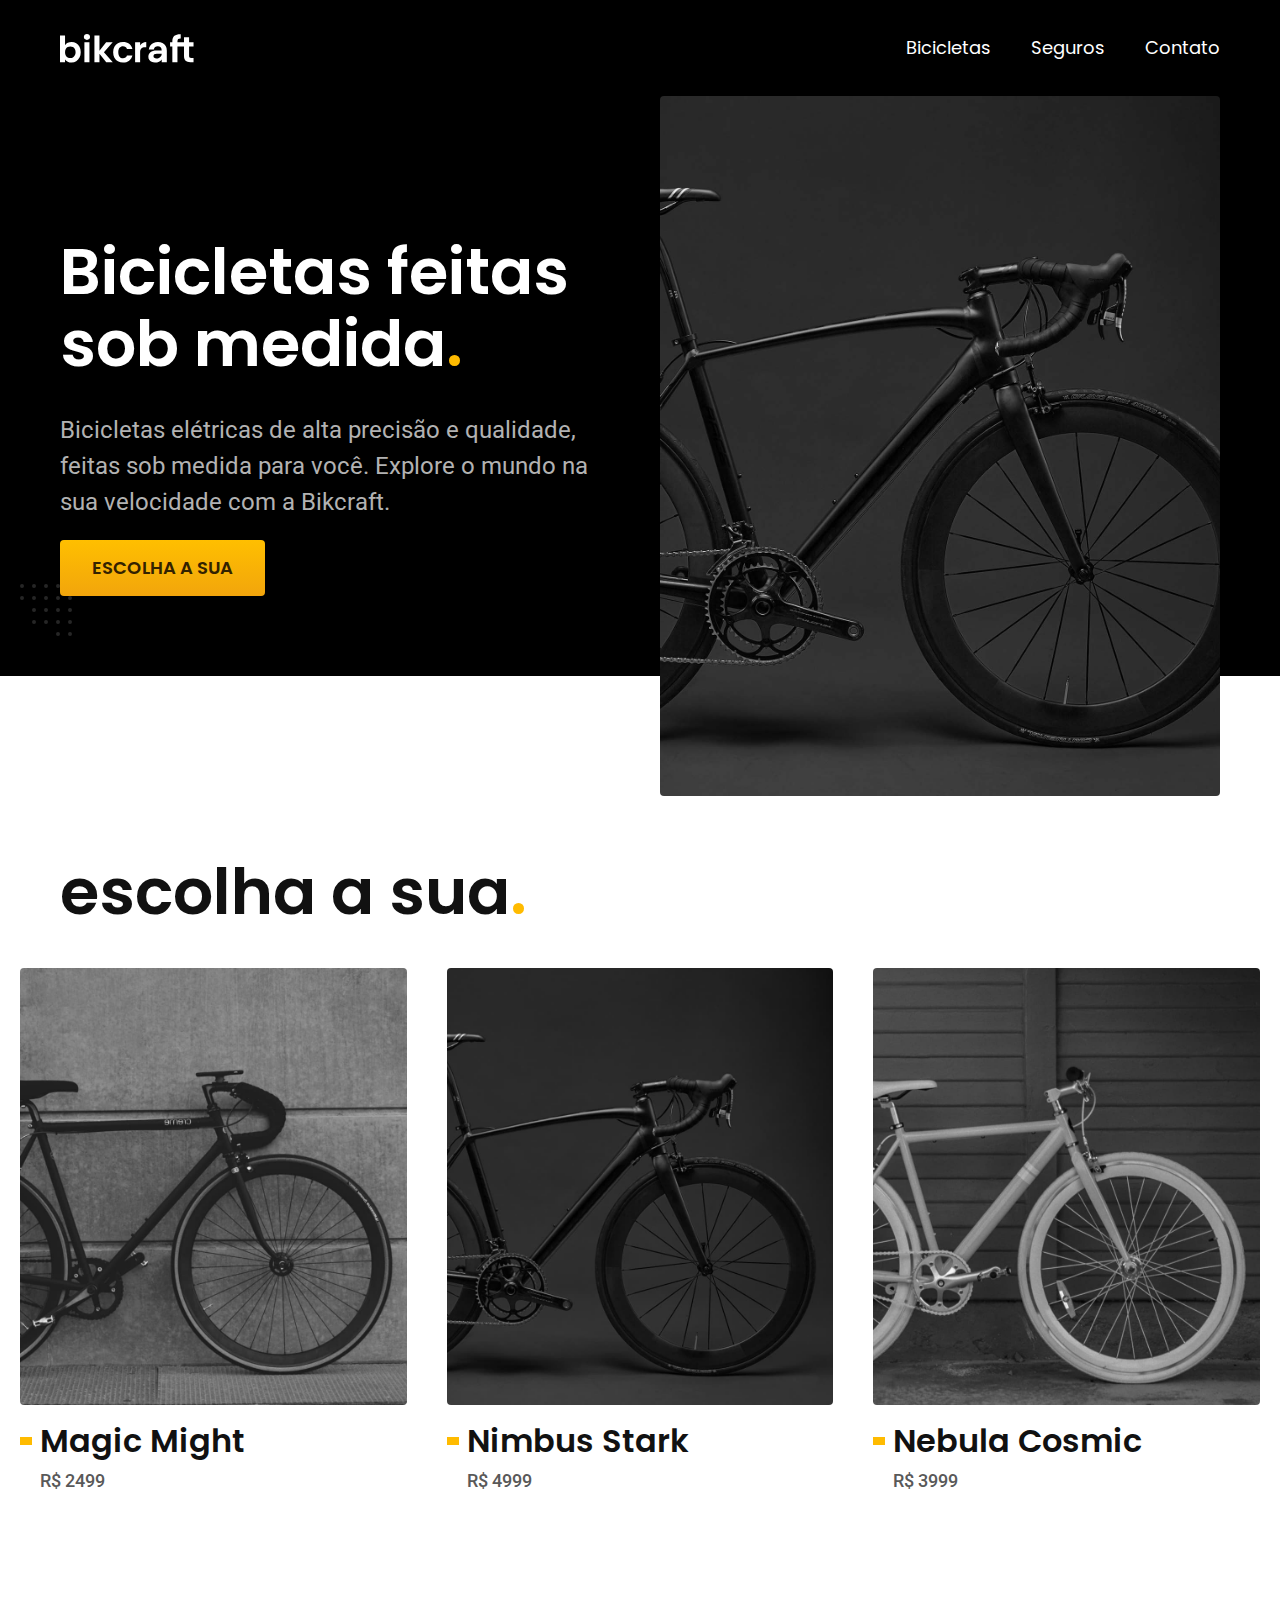
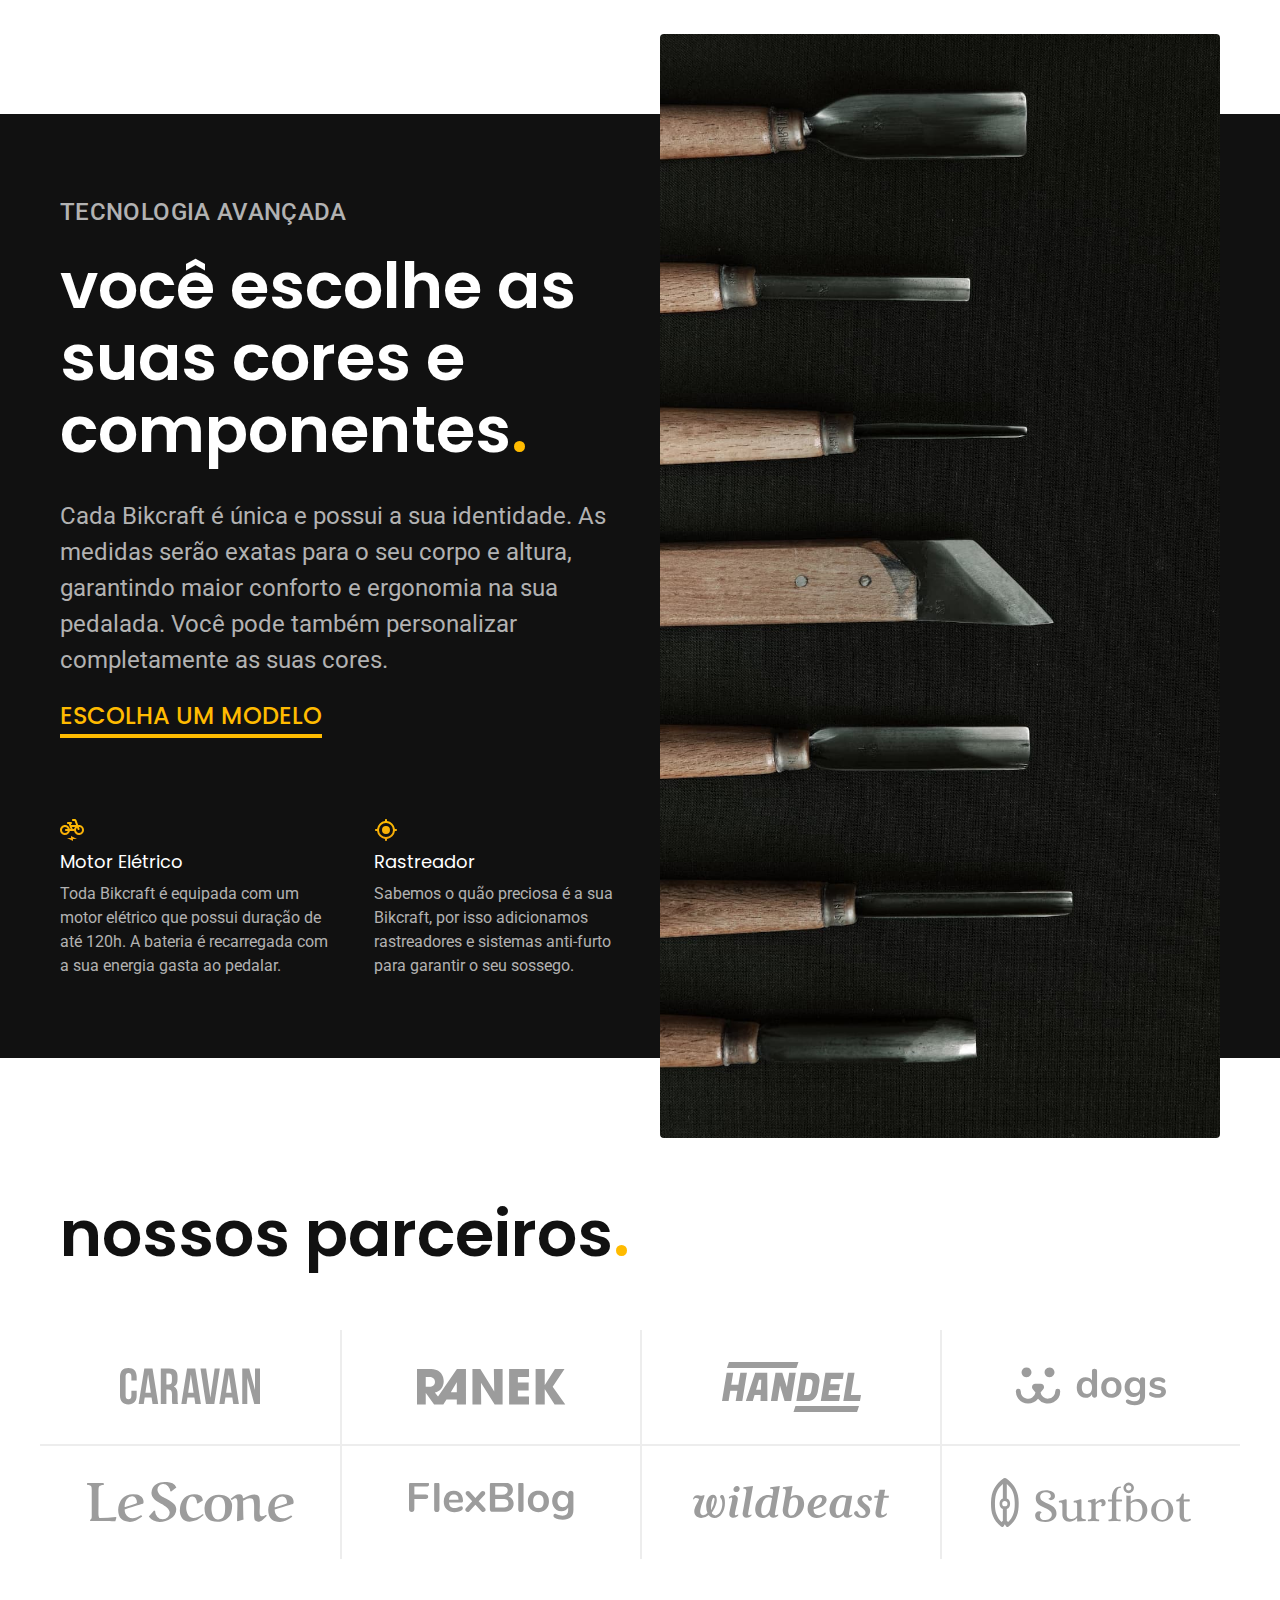
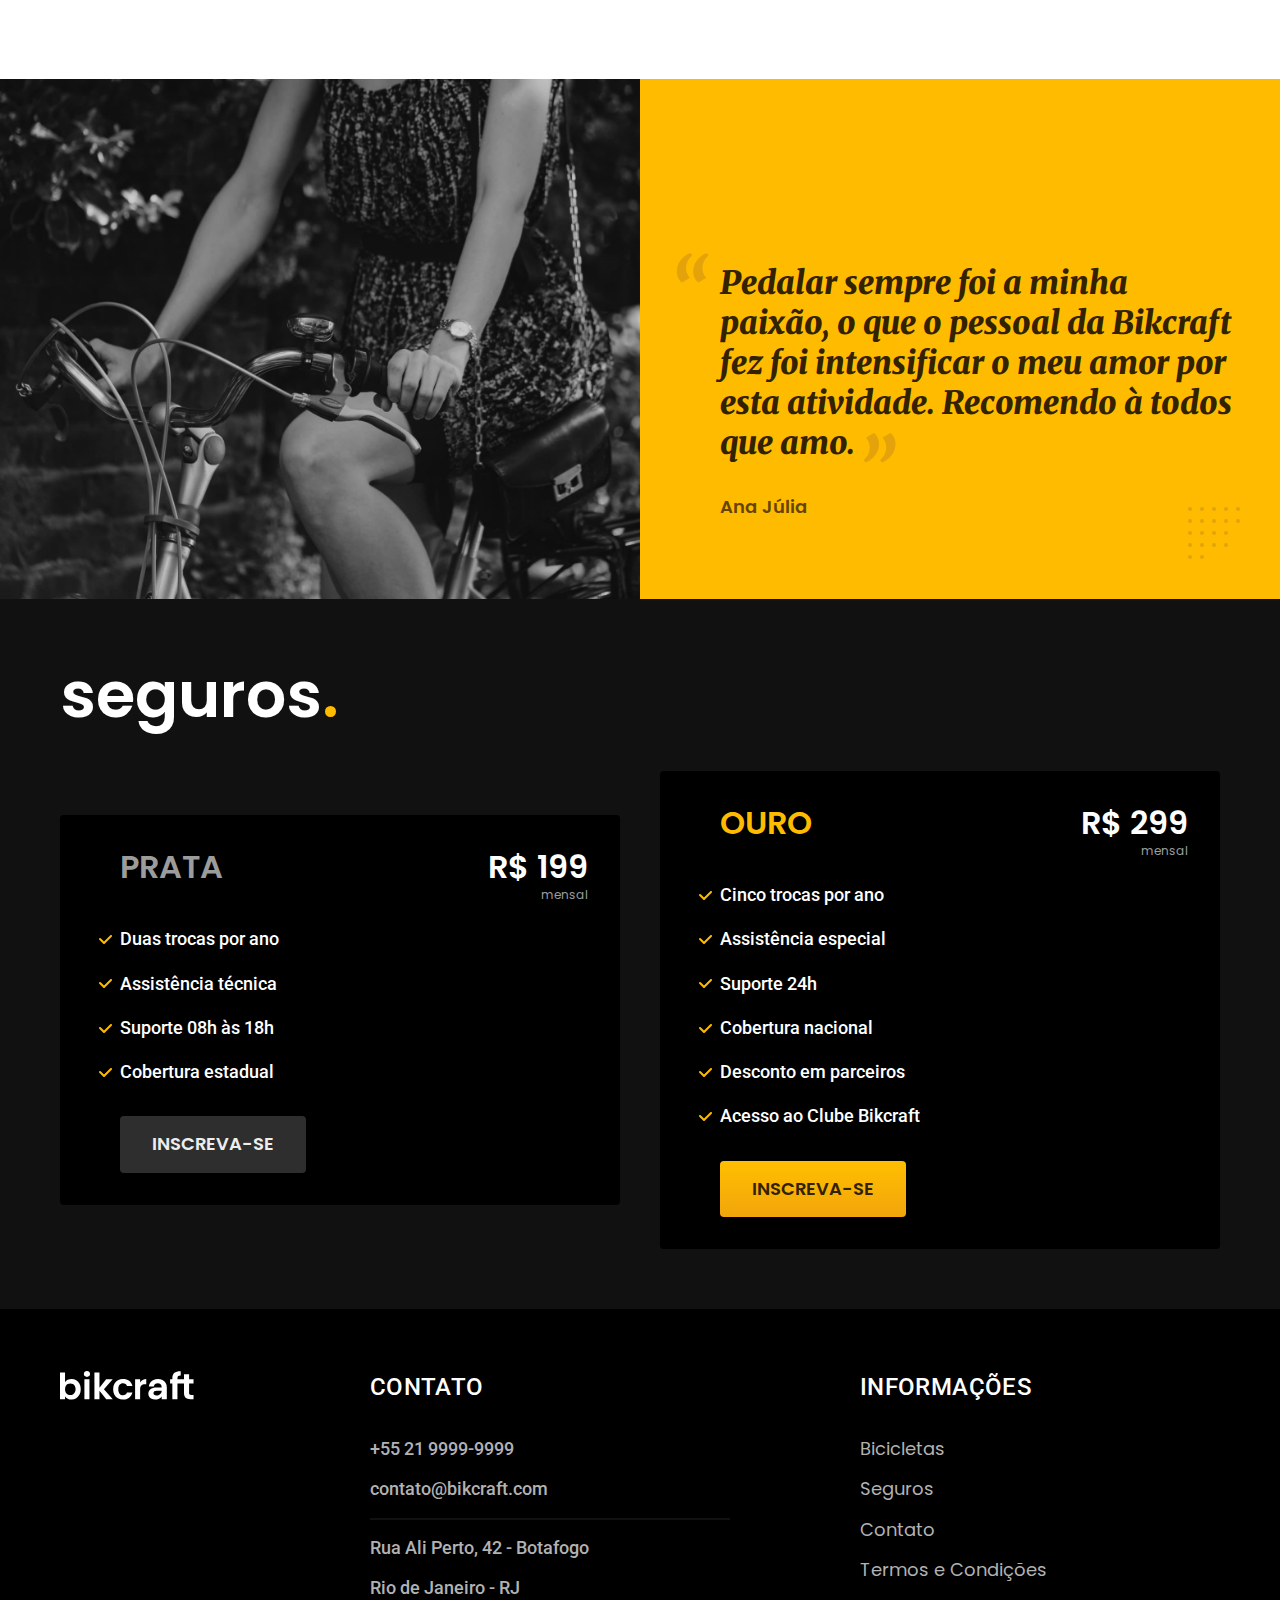
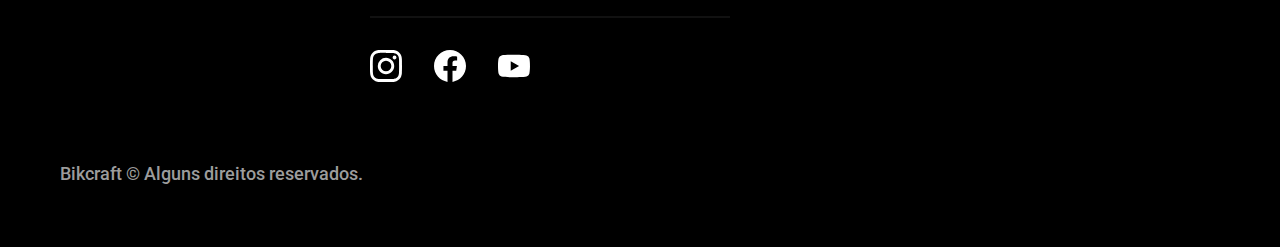
<file: index.html>
<!DOCTYPE html>

<html lang="pt-br">

<head>
  <meta charset="UTF-8">
  <meta name="viewport" content="width=device-width, initial-scale=1.0">

  <title>Bikcraft - Bicicletas Elétricas</title>
  <meta name="description" content="Bicicletas elétricas de alta precisão e qualidade, feitas sob medida para você. Explore o mundo na sua velocidade com a Bikcraft.">

  <link rel="icon" href="./favicon.svg" type="image/svg+xml">
  <link rel="preload" href="./css/style.min.css" as="style">
  <link rel="stylesheet" href="./css/style.min.css">
  <script>document.documentElement.classList.add('js');</script>

  <link rel="preconnect" href="https://fonts.googleapis.com">
  <link rel="preconnect" href="https://fonts.gstatic.com" crossorigin>
  <link href="https://fonts.googleapis.com/css2?family=Merriweather:ital,wght@1,900&family=Poppins:wght@400;600&family=Roboto:wght@400;500&display=swap" rel="stylesheet">

</head>

<body>
  <header class="header-bg">
    <div class="header container">
      <a href="./">
        <img src="./img/bikcraft.svg" width="136" height="32" alt="Bikcraft">
      </a>

      <nav aria-label="primaria">
        <ul class="header-menu font-1-m cor-0">
          <li><a href="./bicicletas.html">Bicicletas</a></li>
          <li><a href="./seguros.html">Seguros</a></li>
          <li><a href="./contato.html">Contato</a></li>
        </ul>
      </nav>
    </div>
  </header>

  <main class="introducao-bg">
    <div class="introducao container">
      <div class="introducao-conteudo">
        <h1 class="font-1-xxl cor-0 fadeInDown" data-anime="200">Bicicletas feitas sob medida<span class="cor-p1">.</span></h1>
        <p class="font-2-l cor-5 fadeInDown" data-anime="400">Bicicletas elétricas de alta precisão e qualidade, feitas sob medida para você. Explore o mundo na sua velocidade com a Bikcraft.</p>
        <a class="botao fadeInDown" data-anime="600" href="./bicicletas.html">Escolha a sua</a>
      </div>
      <picture data-anime="800" class="fadeInDown">
        <source media="(max-width: 800px)" srcset="./img/bicicletas/nimbus.jpg">
        <img src="./img/fotos/introducao.jpg" width="1280" height="1600" alt="Bicicleta elétrica preta.">
      </picture>
    </div>
  </main>
  <article class="bicicletas-lista">
    <h2 class="container font-1-xxl">escolha a sua<span class="cor-p1">.</span></h2>

    <ul>
      <li>
        <a href="./bicicletas/magic.html">
          <img src="./img/bicicletas/magic-home.jpg" width="920" height="1040" alt="Bicicleta preta">
          <h3 class="font-1-xl">Magic Might</h3>
          <span class="font-2-m cor-8">R$ 2499</span>
        </a>
      </li>
      <li>
        <a href="./bicicletas/nimbus.html">
          <img src="./img/bicicletas/nimbus-home.jpg" width="920" height="1040" alt="Bicicleta preta">
          <h3 class="font-1-xl">Nimbus Stark</h3>
          <span class="font-2-m cor-8">R$ 4999</span>
        </a>
      </li>
      <li>
        <a href="./bicicletas/nebula.html">
          <img src="./img/bicicletas/nebula-home.jpg" width="920" height="1040" alt="Bicicleta branca">
          <h3 class="font-1-xl">Nebula Cosmic</h3>
          <span class="font-2-m cor-8">R$ 3999</span>
        </a>
      </li>
    </ul>
  </article>

  <article class="tecnologia-bg">
    <div class="tecnologia container">
      <div class="tecnologia-conteudo">
        <span class="font-2-l-b cor-5">Tecnologia Avançada</span>
        <h2 class="font-1-xxl cor-0">você escolhe as suas cores e componentes<span class="cor-p1">.</span></h2>
        <p class="font-2-l cor-5">Cada Bikcraft é única e possui a sua identidade. As medidas serão exatas para o seu corpo e altura, garantindo maior conforto e ergonomia na sua pedalada. Você pode também personalizar completamente as suas cores.</p>
        <a class="link" href="./bicicletas.html">Escolha um modelo</a>
        <div class="tecnologia-vantagens">
          <div>
            <img src="./img/icones/eletrica.svg" width="24" height="24" alt="">
            <h3 class="font-1-m cor-0">Motor Elétrico</h3>
            <p class="font-2-s cor-5">Toda Bikcraft é equipada com um motor elétrico que possui duração de até 120h. A bateria é recarregada com a sua energia gasta ao pedalar.</p>
          </div>
          <div>
            <img src="./img/icones/rastreador.svg" width="24" height="24" alt="">
            <h3 class="font-1-m cor-0">Rastreador</h3>
            <p class="font-2-s cor-5">Sabemos o quão preciosa é a sua Bikcraft, por isso adicionamos rastreadores e sistemas anti-furto para garantir o seu sossego.</p>
          </div>
        </div>
      </div>
      <div class="tecnologia-imagem">
        <img src="./img/fotos/tecnologia.jpg" width="1200" height="1920" alt="">
      </div>
    </div>
  </article>

  <section class="parceiros" aria-label="Nossos Parceiros">
    <h2 class="container font-1-xxl">nossos parceiros<span class="cor-p1">.</span></h2>

    <ul>
      <li><img src="./img/parceiros/caravan.svg" width="140" height="38" alt="caravan"></li>
      <li><img src="./img/parceiros/ranek.svg" width="149" height="36" alt="ranek"></li>
      <li><img src="./img/parceiros/handel.svg" width="139" height="50" alt="handel"></li>
      <li><img src="./img/parceiros/dogs.svg" width="152" height="39" alt="dogs"></li>
      <li><img src="./img/parceiros/lescone.svg" width="208" height="41" alt="lescone"></li>
      <li><img src="./img/parceiros/flexblog.svg" width="165" height="38" alt="flexblog"></li>
      <li><img src="./img/parceiros/wildbeast.svg" width="196" height="34" alt="wildbeast"></li>
      <li><img src="./img/parceiros/surfbot.svg" width="200" height="49" alt="caravan"></li>
    </ul>
  </section>

  <section class="depoimento" aria-label="Depoimento">
    <div>
      <img src="./img/fotos/depoimento.jpg" width="1560" height="1360" alt="Pessoa pedalando uma bicicleta bikcraft">
    </div>
    <div class="depoimento-conteudo">
      <blockquote class="font-1-xl cor-p5">
        <p>Pedalar sempre foi a minha paixão, o que o pessoal da Bikcraft fez foi intensificar o meu amor por esta atividade. Recomendo à todos que amo.</p>
      </blockquote>
      <span class="font-1-m-b cor-p4">Ana Júlia</span>
    </div>
  </section>
  <article class="seguros-bg">
    <div class="seguros container">
      <h2 class="font-1-xxl cor-0">seguros<span class="cor-p1">.</span></h2>
      <div class="seguros-item">
        <h3 class="font-1-xl cor-6">PRATA</h3>
        <span class="font-1-xl cor-0">R$ 199 <span class="font-1-xs cor-6">mensal</span></span>
        <ul class="font-2-m cor-0">
          <li>Duas trocas por ano</li>
          <li>Assistência técnica</li>
          <li>Suporte 08h às 18h</li>
          <li>Cobertura estadual</li>
        </ul>
        <a class="botao secundario" href="./orcamento.html">Inscreva-se</a>
      </div>

      <div class="seguros-item">
        <h3 class="font-1-xl cor-p1">OURO</h3>
        <span class="font-1-xl cor-0">R$ 299 <span class="font-1-xs cor-6">mensal</span></span>
        <ul class="font-2-m cor-0">
          <li>Cinco trocas por ano</li>
          <li>Assistência especial</li>
          <li>Suporte 24h</li>
          <li>Cobertura nacional</li>
          <li>Desconto em parceiros</li>
          <li>Acesso ao Clube Bikcraft</li>
        </ul>
        <a class="botao" href="./orcamento.html">Inscreva-se</a>
      </div>
    </div>
  </article>

  <footer class="footer-bg">
    <div class="footer container">
      <img src="./img/bikcraft.svg" width="136" height="32" alt="Bikcraft">
      <div class="footer-contato">
        <h3 class="font-2-l-b cor-0">Contato</h3>
        <ul class="font-2-m cor-5">
          <li><a href="tel:+552199999999">+55 21 9999-9999</a></li>
          <li><a href="mailto:contato@bikcraft.com">contato@bikcraft.com</a></li>
          <li>Rua Ali Perto, 42 - Botafogo</li>
          <li>Rio de Janeiro - RJ</li>
        </ul>
        <div class="footer-redes">
          <a href="./">
            <img src="./img/redes/instagram.svg" width="32" height="32" alt="Instagram">
          </a>
          <a href="./">
            <img src="./img/redes/facebook.svg" width="32" height="32" alt="Facebook">
          </a>
          <a href="./">
            <img src="./img/redes/youtube.svg" width="32" height="32" alt="Youtube">
          </a>
        </div>
      </div>
      <div class="footer-informacoes">
        <h3 class="font-2-l-b cor-0">Informações</h3>
        <nav>
          <ul class="font-1-m cor-5">
            <li><a href="./bicicletas.html">Bicicletas</a></li>
            <li><a href="./seguros.html">Seguros</a></li>
            <li><a href="./contato.html">Contato</a></li>
            <li><a href="./termos.html">Termos e Condições</a></li>
          </ul>
        </nav>
      </div>
      <p class="footer-copy font-2-m cor-6">Bikcraft © Alguns direitos reservados.</p>
    </div>
  </footer>

  <script src="./js/plugins/simple-anime.js"></script>
  <script src="./js/script.js"></script>
</body>

</html>
</file>
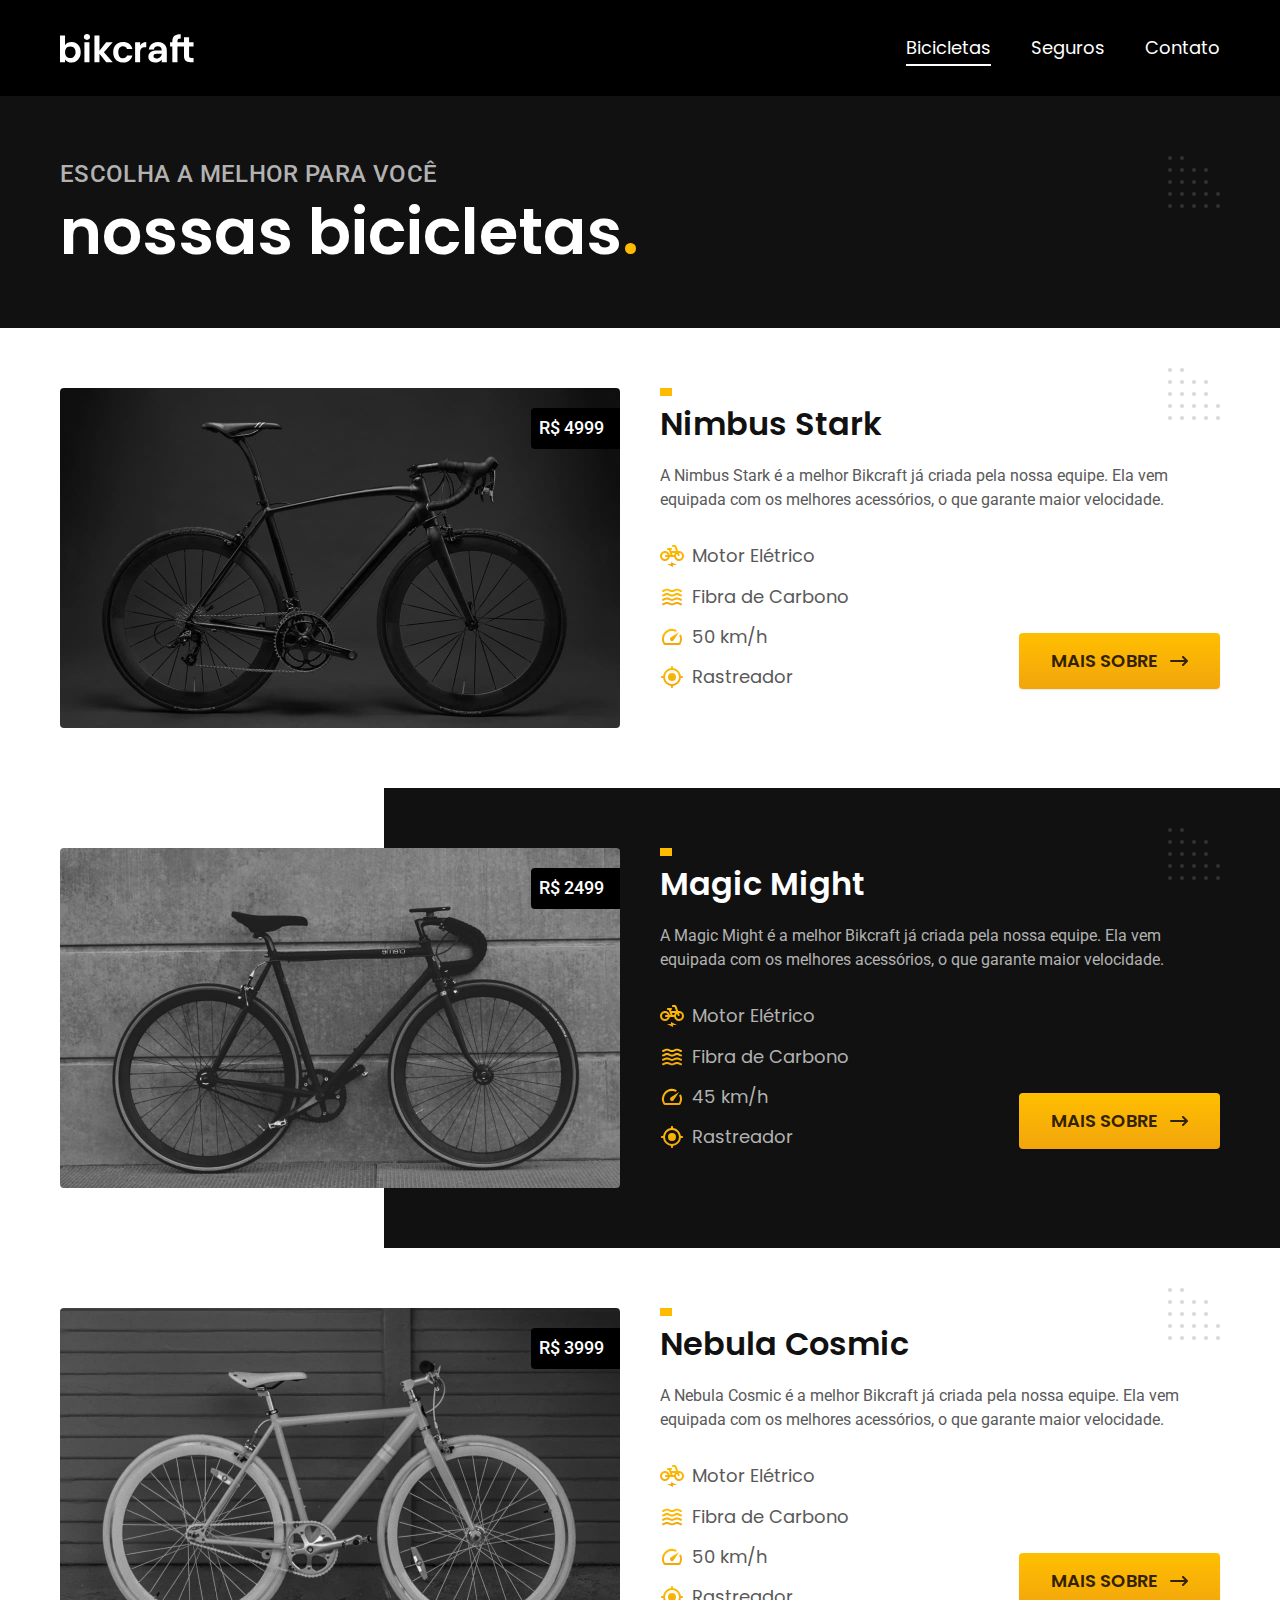
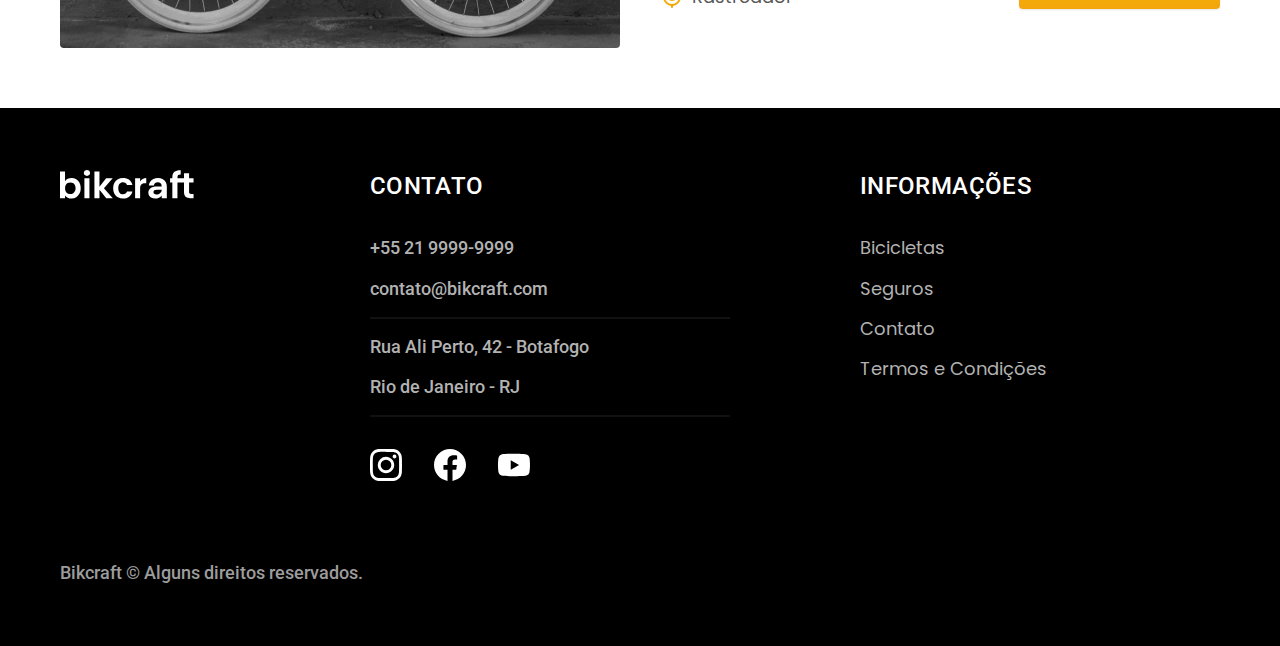
<file: bicicletas.html>
<!DOCTYPE html>

<html lang="pt-br">

<head>
  <meta charset="UTF-8">
  <meta name="viewport" content="width=device-width, initial-scale=1.0">

  <title>Bicicletas | Bikcraft</title>
  <meta name="description" content="Termos e condições.">

  <link rel="icon" href="./favicon.svg" type="image/svg+xml">
  <link rel="preload" href="./css/style.min.css" as="style">
  <link rel="stylesheet" href="./css/style.min.css">
  <script>document.documentElement.classList.add('js');</script>

  <link rel="preconnect" href="https://fonts.googleapis.com">
  <link rel="preconnect" href="https://fonts.gstatic.com" crossorigin>
  <link href="https://fonts.googleapis.com/css2?family=Merriweather:ital,wght@1,900&family=Poppins:wght@400;600&family=Roboto:wght@400;500&display=swap" rel="stylesheet">

</head>

<body id="bicicletas">
  <header class="header-bg">
    <div class="header container">
      <a href="./">
        <img src="./img/bikcraft.svg" width="136" height="32" alt="Bikcraft">
      </a>

      <nav aria-label="primaria">
        <ul class="header-menu font-1-m cor-0">
          <li><a href="./bicicletas.html">Bicicletas</a></li>
          <li><a href="./seguros.html">Seguros</a></li>
          <li><a href="./contato.html">Contato</a></li>
        </ul>
      </nav>
    </div>
  </header>

  <main>
    <div class="titulo-bg">
      <div class="titulo container">
        <p class="font-2-l-b cor-5">Escolha a melhor para você</p>
        <h1 class="font-1-xxl cor-0">nossas bicicletas<span class="cor-p1">.</span></h1>
      </div>
    </div>

    <div class="bicicletas container">
      <div class="bicicletas-imagem">
        <img src="./img/bicicletas/nimbus.jpg" width="1120" height="680" alt="Bicicleta preta">
        <span class="font-2-m cor-0">R$ 4999</span>
      </div>
      <div class="bicicletas-conteudo">
        <h2 class="font-1-xl">Nimbus Stark</h2>
        <p class="font-2-s cor-8">A Nimbus Stark é a melhor Bikcraft já criada pela nossa equipe. Ela vem equipada com os melhores acessórios, o que garante maior velocidade.</p>
        <ul class="font-1-m cor-8">
          <li>
            <img src="./img/icones/eletrica.svg" width="32" height="32" alt="">
            Motor Elétrico
          </li>
          <li>
            <img src="./img/icones/carbono.svg" width="32" height="32" alt="">
            Fibra de Carbono
          </li>
          <li>
            <img src="./img/icones/velocidade.svg" width="32" height="32" alt="">
            50 km/h
          </li>
          <li>
            <img src="./img/icones/rastreador.svg" width="32" height="32" alt="">
            Rastreador
          </li>
        </ul>
        <a class="botao seta" href="./bicicletas/nimbus.html">Mais Sobre</a>
      </div>
    </div>

    <div class="bicicletas-bg">
      <div class="bicicletas container">
        <div class="bicicletas-imagem">
          <img src="./img/bicicletas/magic.jpg" width="1120" height="680" alt="Bicicleta preta">
          <span class="font-2-m cor-0">R$ 2499</span>
        </div>
        <div class="bicicletas-conteudo">
          <h2 class="font-1-xl cor-0">Magic Might</h2>
          <p class="font-2-s cor-5">A Magic Might é a melhor Bikcraft já criada pela nossa equipe. Ela vem equipada com os melhores acessórios, o que garante maior velocidade.</p>
          <ul class="font-1-m cor-5">
            <li>
              <img src="./img/icones/eletrica.svg" width="32" height="32" alt="">
              Motor Elétrico
            </li>
            <li>
              <img src="./img/icones/carbono.svg" width="32" height="32" alt="">
              Fibra de Carbono
            </li>
            <li>
              <img src="./img/icones/velocidade.svg" width="32" height="32" alt="">
              45 km/h
            </li>
            <li>
              <img src="./img/icones/rastreador.svg" width="32" height="32" alt="">
              Rastreador
            </li>
          </ul>
          <a class="botao seta" href="./bicicletas/magic.html">Mais Sobre</a>
        </div>
      </div>
    </div>

    <div class="bicicletas container">
      <div class="bicicletas-imagem">
        <img src="./img/bicicletas/nebula.jpg" width="1120" height="680" alt="Bicicleta preta">
        <span class="font-2-m cor-0">R$ 3999</span>
      </div>
      <div class="bicicletas-conteudo">
        <h2 class="font-1-xl">Nebula Cosmic</h2>
        <p class="font-2-s cor-8">A Nebula Cosmic é a melhor Bikcraft já criada pela nossa equipe. Ela vem equipada com os melhores acessórios, o que garante maior velocidade.</p>
        <ul class="font-1-m cor-8">
          <li>
            <img src="./img/icones/eletrica.svg" width="32" height="32" alt="">
            Motor Elétrico
          </li>
          <li>
            <img src="./img/icones/carbono.svg" width="32" height="32" alt="">
            Fibra de Carbono
          </li>
          <li>
            <img src="./img/icones/velocidade.svg" width="32" height="32" alt="">
            50 km/h
          </li>
          <li>
            <img src="./img/icones/rastreador.svg" width="32" height="32" alt="">
            Rastreador
          </li>
        </ul>
        <a class="botao seta" href="./bicicletas/nebula.html">Mais Sobre</a>
      </div>
    </div>

  </main>

  <footer class="footer-bg">
    <div class="footer container">
      <img src="./img/bikcraft.svg" width="136" height="32" alt="Bikcraft">
      <div class="footer-contato">
        <h3 class="font-2-l-b cor-0">Contato</h3>
        <ul class="font-2-m cor-5">
          <li><a href="tel:+552199999999">+55 21 9999-9999</a></li>
          <li><a href="mailto:contato@bikcraft.com">contato@bikcraft.com</a></li>
          <li>Rua Ali Perto, 42 - Botafogo</li>
          <li>Rio de Janeiro - RJ</li>
        </ul>
        <div class="footer-redes">
          <a href="./">
            <img src="./img/redes/instagram.svg" width="32" height="32" alt="Instagram">
          </a>
          <a href="./">
            <img src="./img/redes/facebook.svg" width="32" height="32" alt="Facebook">
          </a>
          <a href="./">
            <img src="./img/redes/youtube.svg" width="32" height="32" alt="Youtube">
          </a>
        </div>
      </div>
      <div class="footer-informacoes">
        <h3 class="font-2-l-b cor-0">Informações</h3>
        <nav>
          <ul class="font-1-m cor-5">
            <li><a href="./bicicletas.html">Bicicletas</a></li>
            <li><a href="./seguros.html">Seguros</a></li>
            <li><a href="./contato.html">Contato</a></li>
            <li><a href="./termos.html">Termos e Condições</a></li>
          </ul>
        </nav>
      </div>
      <p class="footer-copy font-2-m cor-6">Bikcraft © Alguns direitos reservados.</p>
    </div>
  </footer>
  <script src="./js/script.js"></script>
</body>

</html>
</file>
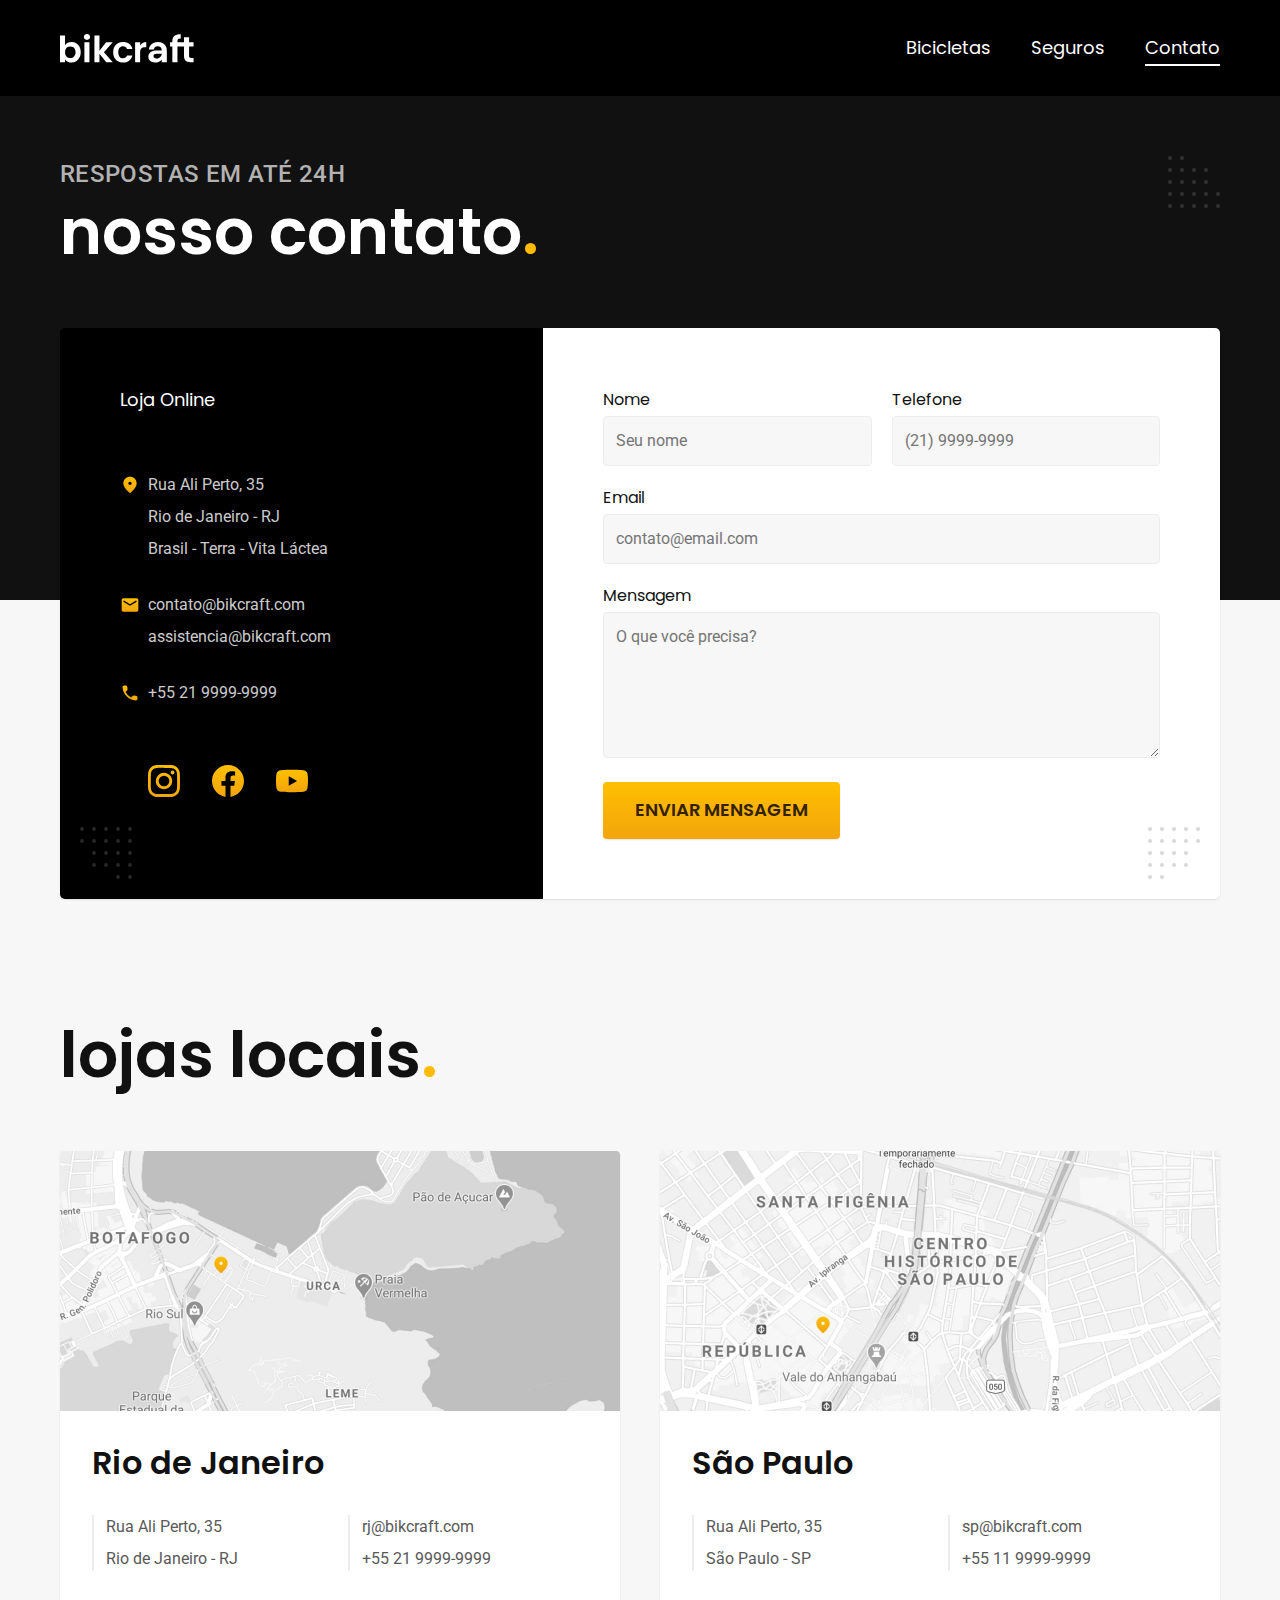
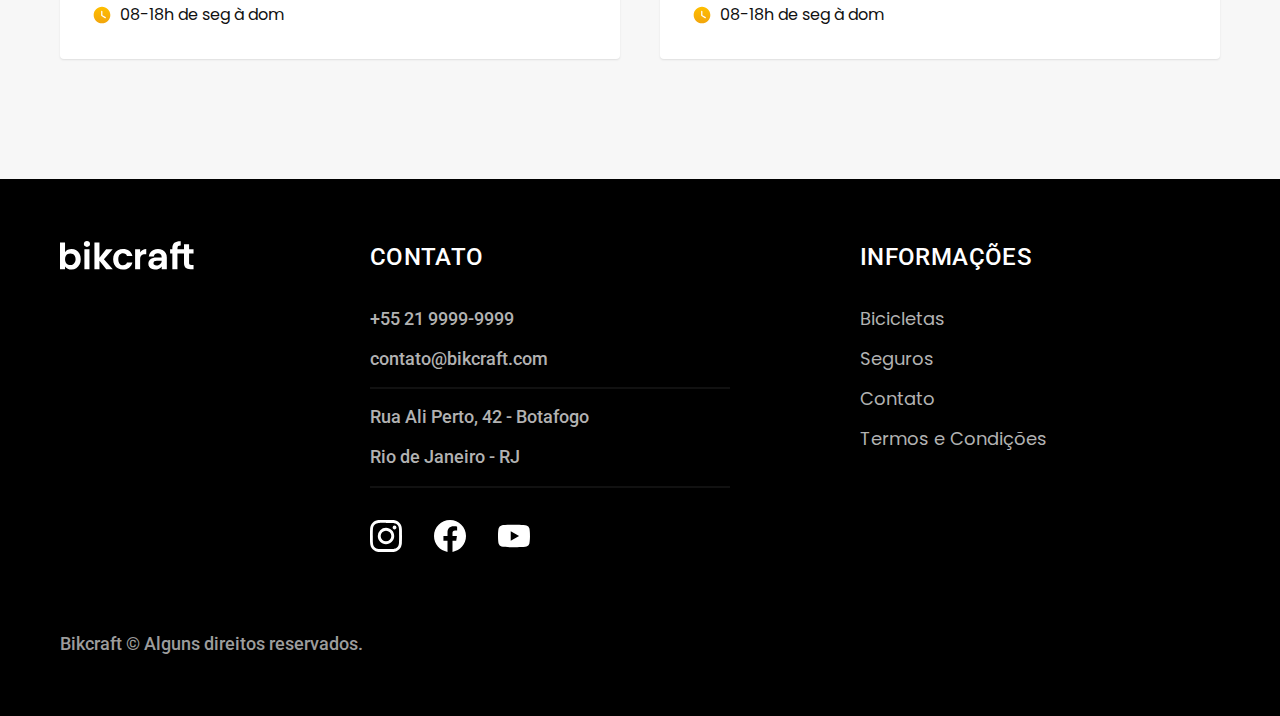
<file: contato.html>
<!DOCTYPE html>

<html lang="pt-br">

<head>
  <meta charset="UTF-8">
  <meta name="viewport" content="width=device-width, initial-scale=1.0">

  <title>Contato | Bikcraft</title>
  <meta name="description" content="Termos e condições.">

  <link rel="icon" href="./favicon.svg" type="image/svg+xml">
  <link rel="preload" href="./css/style.min.css" as="style">
  <link rel="stylesheet" href="./css/style.min.css">
  <script>document.documentElement.classList.add('js');</script>

  <link rel="preconnect" href="https://fonts.googleapis.com">
  <link rel="preconnect" href="https://fonts.gstatic.com" crossorigin>
  <link href="https://fonts.googleapis.com/css2?family=Merriweather:ital,wght@1,900&family=Poppins:wght@400;600&family=Roboto:wght@400;500&display=swap" rel="stylesheet">

</head>

<body id="contato">
  <header class="header-bg">
    <div class="header container">
      <a href="./">
        <img src="./img/bikcraft.svg" width="136" height="32" alt="Bikcraft">
      </a>

      <nav aria-label="primaria">
        <ul class="header-menu font-1-m cor-0">
          <li><a href="./bicicletas.html">Bicicletas</a></li>
          <li><a href="./seguros.html">Seguros</a></li>
          <li><a href="./contato.html">Contato</a></li>
        </ul>
      </nav>
    </div>
  </header>

  <main>
    <div class="titulo-bg">
      <div class="titulo container">
        <p class="font-2-l-b cor-5">Respostas em até 24h</p>
        <h1 class="font-1-xxl cor-0">nosso contato<span class="cor-p1">.</span></h1>
      </div>
    </div>

    <div class="contato container">
      <section class="contato-dados" aria-label="Endereço">
        <h2 class="font-1-m cor-0">Loja Online</h2>
        <div class="contato-endereco font-2-s cor-4">
          <p>Rua Ali Perto, 35</p>
          <p>Rio de Janeiro - RJ</p>
          <p>Brasil - Terra - Vita Láctea</p>
        </div>
        <address class="contato-meios font-2-s cor-4">
          <a href="mailto:contato@bikcraft.com">contato@bikcraft.com</a>
          <a href="mailto:assistencia@bikcraft.com">assistencia@bikcraft.com</a>
          <a href="tel:+552199999999">+55 21 9999-9999</a>
        </address>
        <div class="contato-redes">
          <a href="./">
            <img src="./img/redes/instagram-p.svg" width="32" height="32" alt="Instagram">
          </a>
          <a href="./">
            <img src="./img/redes/facebook-p.svg" width="32" height="32" alt="Facebook">
          </a>
          <a href="./">
            <img src="./img/redes/youtube-p.svg" width="32" height="32" alt="Youtube">
          </a>
        </div>
      </section>
      <section class="contato-formulario" aria-label="Formulário">
        <form class="form" action="./contato.html">
          <div>
            <label for="nome">Nome</label>
            <input type="text" id="nome" name="nome" placeholder="Seu nome">
          </div>
          <div>
            <label for="telefone">Telefone</label>
            <input type="text" id="telefone" name="telefone" placeholder="(21) 9999-9999">
          </div>
          <div class="col-2">
            <label for="email">Email</label>
            <input type="email" id="email" name="email" placeholder="contato@email.com">
          </div>
          <div class="col-2">
            <label for="mensagem">Mensagem</label>
            <textarea rows="5" id="mensagem" name="mensagem" placeholder="O que você precisa?"></textarea>
          </div>
          <button class="botao col-2">Enviar Mensagem</button>
        </form>
      </section>
    </div>
  </main>

  <article class="lojas container">
    <h2 class="font-1-xxl">lojas locais<span class="cor-p1">.</span></h2>
    <div class="lojas-item">
      <img src="./img/lojas/rj.jpg" width="1120" height="520" alt="mapa marcando o endereço em Rua Ali Perto, 35 - Rio de Janeiro -RJ">
      <div class="lojas-conteudo">
        <h3 class="font-1-xl">Rio de Janeiro</h3>
        <div class="lojas-dados font-2-s cor-8">
          <p>Rua Ali Perto, 35</p>
          <p>Rio de Janeiro - RJ</p>
        </div>
        <div class="lojas-dados font-2-s cor-8">
          <a href="mailto:rj@bikcraft.com">rj@bikcraft.com</a>
          <a href="tel:+552199999999">+55 21 9999-9999</a>
        </div>
        <p class="lojas-tempo font-1-s"><img src="./img/icones/horario.svg" width="20" height="20" alt="">08-18h de seg à dom</p>
      </div>
    </div>

    <div class="lojas-item">
      <img src="./img/lojas/sp.jpg" width="1120" height="520" alt="mapa marcando o endereço em Rua Ali Perto, 35 - São Paulo - SP">
      <div class="lojas-conteudo">
        <h3 class="font-1-xl">São Paulo</h3>
        <div class="lojas-dados font-2-s cor-8">
          <p>Rua Ali Perto, 35</p>
          <p>São Paulo - SP</p>
        </div>
        <div class="lojas-dados font-2-s cor-8">
          <a href="mailto:sp@bikcraft.com">sp@bikcraft.com</a>
          <a href="tel:+551199999999">+55 11 9999-9999</a>
        </div>
        <p class="lojas-tempo font-1-s"><img src="./img/icones/horario.svg" width="20" height="20" alt="">08-18h de seg à dom</p>
      </div>
    </div>
  </article>

  <footer class="footer-bg">
    <div class="footer container">
      <img src="./img/bikcraft.svg" width="136" height="32" alt="Bikcraft">
      <div class="footer-contato">
        <h3 class="font-2-l-b cor-0">Contato</h3>
        <ul class="font-2-m cor-5">
          <li><a href="tel:+552199999999">+55 21 9999-9999</a></li>
          <li><a href="mailto:contato@bikcraft.com">contato@bikcraft.com</a></li>
          <li>Rua Ali Perto, 42 - Botafogo</li>
          <li>Rio de Janeiro - RJ</li>
        </ul>
        <div class="footer-redes">
          <a href="./">
            <img src="./img/redes/instagram.svg" width="32" height="32" alt="Instagram">
          </a>
          <a href="./">
            <img src="./img/redes/facebook.svg" width="32" height="32" alt="Facebook">
          </a>
          <a href="./">
            <img src="./img/redes/youtube.svg" width="32" height="32" alt="Youtube">
          </a>
        </div>
      </div>
      <div class="footer-informacoes">
        <h3 class="font-2-l-b cor-0">Informações</h3>
        <nav>
          <ul class="font-1-m cor-5">
            <li><a href="./bicicletas.html">Bicicletas</a></li>
            <li><a href="./seguros.html">Seguros</a></li>
            <li><a href="./contato.html">Contato</a></li>
            <li><a href="./termos.html">Termos e Condições</a></li>
          </ul>
        </nav>
      </div>
      <p class="footer-copy font-2-m cor-6">Bikcraft © Alguns direitos reservados.</p>
    </div>
  </footer>
  <script src="./js/script.js"></script>
</body>

</html>
</file>
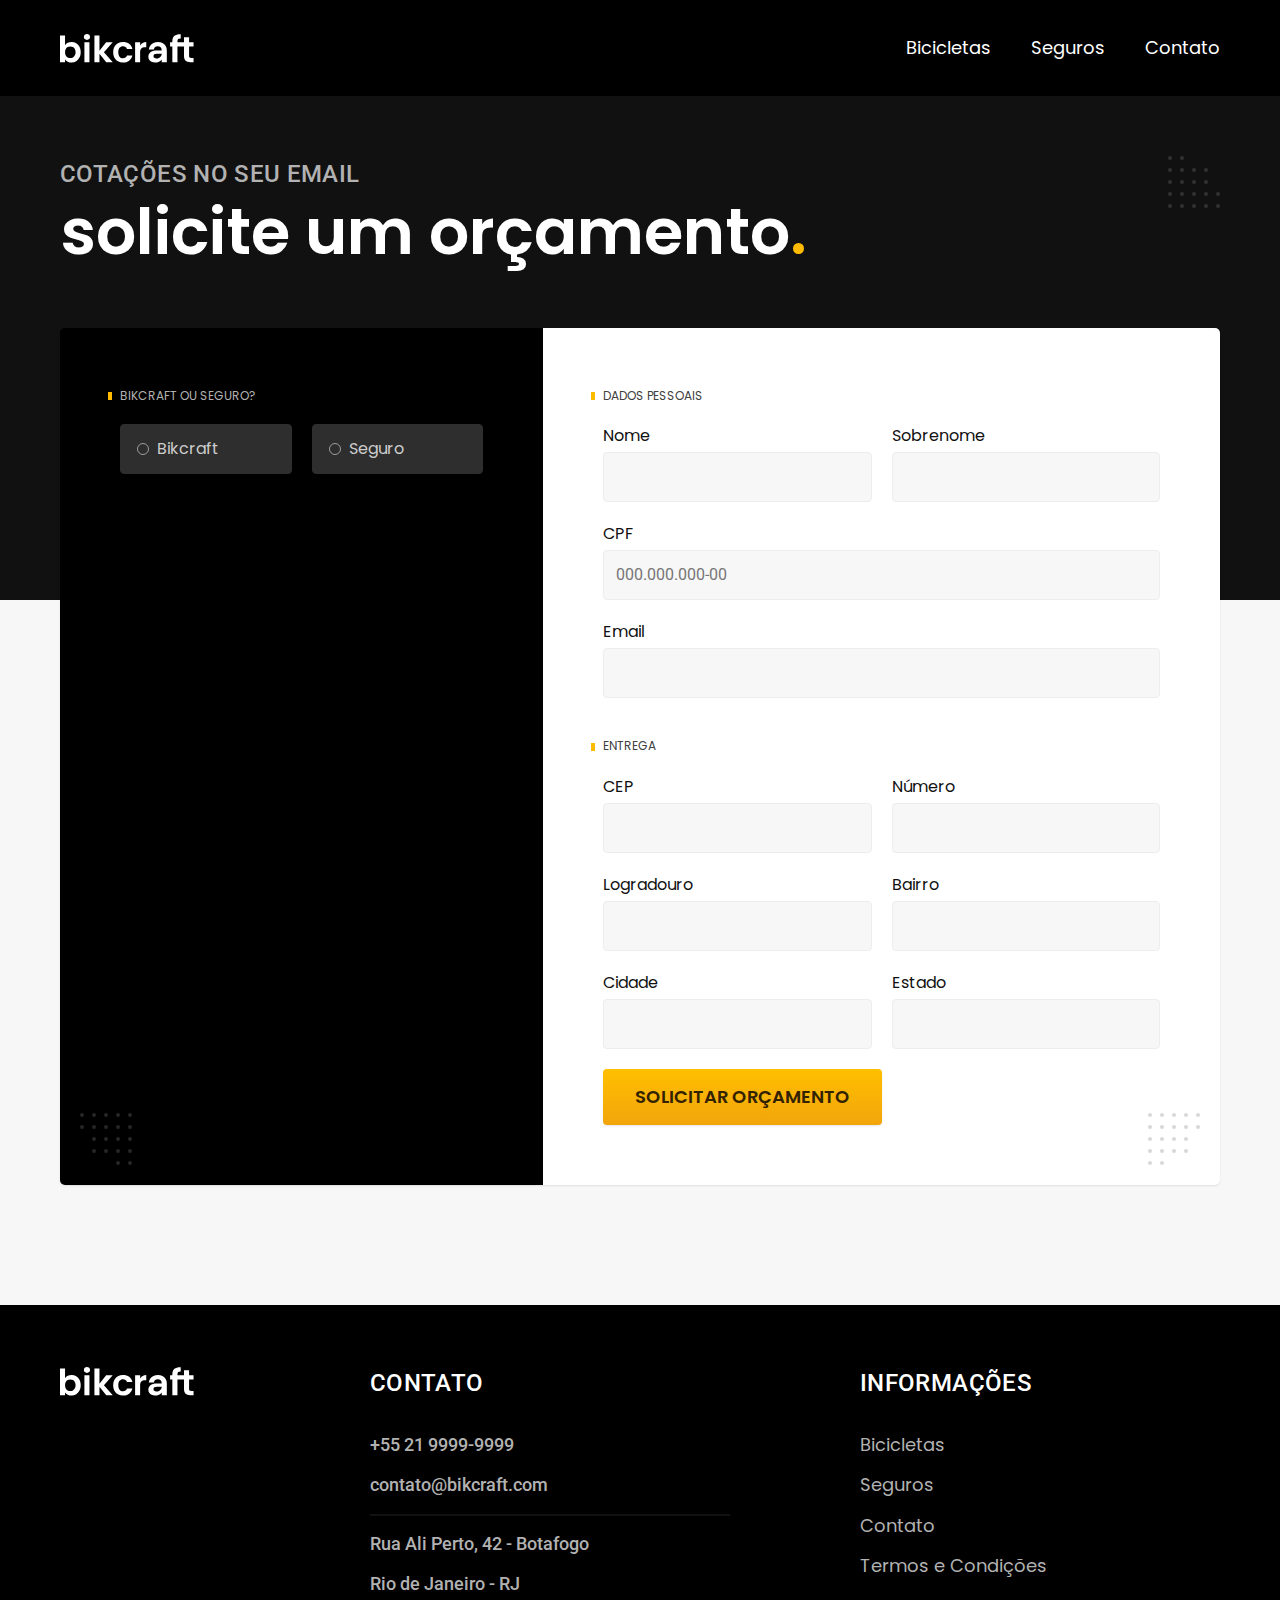
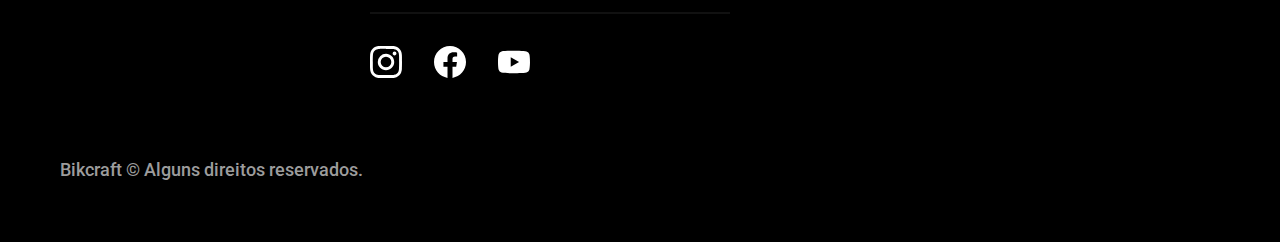
<file: orcamento.html>
<!DOCTYPE html>

<html lang="pt-br">

<head>
  <meta charset="UTF-8">
  <meta name="viewport" content="width=device-width, initial-scale=1.0">

  <title>Orçamento | Bikcraft</title>
  <meta name="description" content="Termos e condições.">

  <link rel="icon" href="./favicon.svg" type="image/svg+xml">
  <link rel="preload" href="./css/style.min.css" as="style">
  <link rel="stylesheet" href="./css/style.min.css">
  <script>document.documentElement.classList.add('js');</script>

  <link rel="preconnect" href="https://fonts.googleapis.com">
  <link rel="preconnect" href="https://fonts.gstatic.com" crossorigin>
  <link href="https://fonts.googleapis.com/css2?family=Merriweather:ital,wght@1,900&family=Poppins:wght@400;600&family=Roboto:wght@400;500&display=swap" rel="stylesheet">

</head>

<body id="orcamento">
  <header class="header-bg">
    <div class="header container">
      <a href="./">
        <img src="./img/bikcraft.svg" width="136" height="32" alt="Bikcraft">
      </a>

      <nav aria-label="primaria">
        <ul class="header-menu font-1-m cor-0">
          <li><a href="./bicicletas.html">Bicicletas</a></li>
          <li><a href="./seguros.html">Seguros</a></li>
          <li><a href="./contato.html">Contato</a></li>
        </ul>
      </nav>
    </div>
  </header>

  <main>
    <div class="titulo-bg">
      <div class="titulo container">
        <p class="font-2-l-b cor-5">Cotações no seu email</p>
        <h1 class="font-1-xxl cor-0">solicite um orçamento<span class="cor-p1">.</span></h1>
      </div>
    </div>

    <form class="orcamento container" action="./orcamento.html">
      <div class="orcamento-produto">
        <h2 class="font-1-xs cor-5">Bikcraft ou Seguro?</h2>

        <input type="radio" name="tipo" value="bikcraft" id="bikcraft">
        <label for="bikcraft">Bikcraft</label>

        <input type="radio" name="tipo" value="seguro" id="seguro">
        <label for="seguro">Seguro</label>

        <div class="orcamento-conteudo" id="orcamento-bikcraft">
          <h2 class="font-1-xs cor-5">Escolha a sua</h2>

          <input type="radio" name="produto" value="nimbus" id="nimbus">
          <label for="nimbus">Nimbus Stark <span>R$ 4999</span></label>
          <div class="orcamento-detalhes">
            <ul class="font-1-xs cor-8">
              <li><img src="./img/icones/eletrica.svg" width="32" height="32" alt="">Motor Elétrico</li>
              <li><img src="./img/icones/carbono.svg" width="32" height="32" alt="">Fibra de Carbono</li>
              <li><img src="./img/icones/velocidade.svg" width="32" height="32" alt="">50 km/h</li>
              <li><img src="./img/icones/rastreador.svg" width="32" height="32" alt="">Rastreador</li>
            </ul>
            <img src="./img/bicicletas/nimbus.jpg" alt="Bicicleta preta">
          </div>

          <input type="radio" name="produto" value="magic" id="magic">
          <label for="magic">Magic Might <span>R$ 2499</span></label>
          <div class="orcamento-detalhes">
            <ul class="font-1-xs cor-8">
              <li><img src="./img/icones/eletrica.svg" width="32" height="32" alt="">Motor Elétrico</li>
              <li><img src="./img/icones/carbono.svg" width="32" height="32" alt="">Fibra de Carbono</li>
              <li><img src="./img/icones/velocidade.svg" width="32" height="32" alt="">45 km/h</li>
              <li><img src="./img/icones/rastreador.svg" width="32" height="32" alt="">Rastreador</li>
            </ul>
            <img src="./img/bicicletas/magic.jpg" width="1120" height="680" alt="Bicicleta preta">
          </div>

          <input type="radio" name="produto" value="nebula" id="nebula">
          <label for="nebula">Nebula Cosmic <span>R$ 3999</span></label>
          <div class="orcamento-detalhes">
            <ul class="font-1-xs cor-8">
              <li><img src="./img/icones/eletrica.svg" width="32" height="32" alt="">Motor Elétrico</li>
              <li><img src="./img/icones/carbono.svg" width="32" height="32" alt="">Fibra de Carbono</li>
              <li><img src="./img/icones/velocidade.svg" width="32" height="32" alt="">50 km/h</li>
              <li><img src="./img/icones/rastreador.svg" width="32" height="32" alt="">Rastreador</li>
            </ul>
            <img src="./img/bicicletas/nebula.jpg" width="1120" height="680" alt="Bicicleta branca">
          </div>
        </div>

        <div class="orcamento-conteudo" id="orcamento-seguro">
          <h2 class="font-1-xs cor-5">Escolha o plano</h2>

          <input type="radio" name="produto" value="prata" id="prata">
          <label for="prata">Prata <span>R$ 199</span></label>

          <input type="radio" name="produto" value="ouro" id="ouro">
          <label for="ouro">Ouro <span>R$ 299</span></label>
        </div>
      </div>

      <div class="orcamento-dados form">
        <h2 class="font-1-xs cor-9 col-2">dados pessoais</h2>
        <div>
          <label for="nome">Nome</label>
          <input type="text" id="nome" name="nome">
        </div>
        <div>
          <label for="sobrenome">Sobrenome</label>
          <input type="text" id="sobrenome" name="sobrenome">
        </div>
        <div class="col-2">
          <label for="cpf">CPF</label>
          <input type="text" id="cpf" name="cpf" placeholder="000.000.000-00">
        </div>
        <div class="col-2">
          <label for="email">Email</label>
          <input type="email" id="email" name="email">
        </div>
        <h2 class="font-1-xs cor-9 col-2">entrega</h2>
        <div>
          <label for="cep">CEP</label>
          <input type="text" id="cep" name="cep">
        </div>
        <div>
          <label for="numero">Número</label>
          <input type="text" id="numero" name="numero">
        </div>
        <div>
          <label for="logradouro">Logradouro</label>
          <input type="text" id="logradouro" name="logradouro">
        </div>
        <div>
          <label for="bairro">Bairro</label>
          <input type="text" id="bairro" name="bairro">
        </div>
        <div>
          <label for="cidade">Cidade</label>
          <input type="text" id="cidade" name="cidade">
        </div>
        <div>
          <label for="estado">Estado</label>
          <input type="text" id="estado" name="estado">
        </div>
        <button class="botao col-2">Solicitar Orçamento</button>
      </div>
    </form>
  </main>

  <footer class="footer-bg">
    <div class="footer container">
      <img src="./img/bikcraft.svg" width="136" height="32" alt="Bikcraft">
      <div class="footer-contato">
        <h3 class="font-2-l-b cor-0">Contato</h3>
        <ul class="font-2-m cor-5">
          <li><a href="tel:+552199999999">+55 21 9999-9999</a></li>
          <li><a href="mailto:contato@bikcraft.com">contato@bikcraft.com</a></li>
          <li>Rua Ali Perto, 42 - Botafogo</li>
          <li>Rio de Janeiro - RJ</li>
        </ul>
        <div class="footer-redes">
          <a href="./">
            <img src="./img/redes/instagram.svg" width="32" height="32" alt="Instagram">
          </a>
          <a href="./">
            <img src="./img/redes/facebook.svg" width="32" height="32" alt="Facebook">
          </a>
          <a href="./">
            <img src="./img/redes/youtube.svg" width="32" height="32" alt="Youtube">
          </a>
        </div>
      </div>
      <div class="footer-informacoes">
        <h3 class="font-2-l-b cor-0">Informações</h3>
        <nav>
          <ul class="font-1-m cor-5">
            <li><a href="./bicicletas.html">Bicicletas</a></li>
            <li><a href="./seguros.html">Seguros</a></li>
            <li><a href="./contato.html">Contato</a></li>
            <li><a href="./termos.html">Termos e Condições</a></li>
          </ul>
        </nav>
      </div>
      <p class="footer-copy font-2-m cor-6">Bikcraft © Alguns direitos reservados.</p>
    </div>
  </footer>
  <script src="./js/script.js"></script>
</body>

</html>
</file>
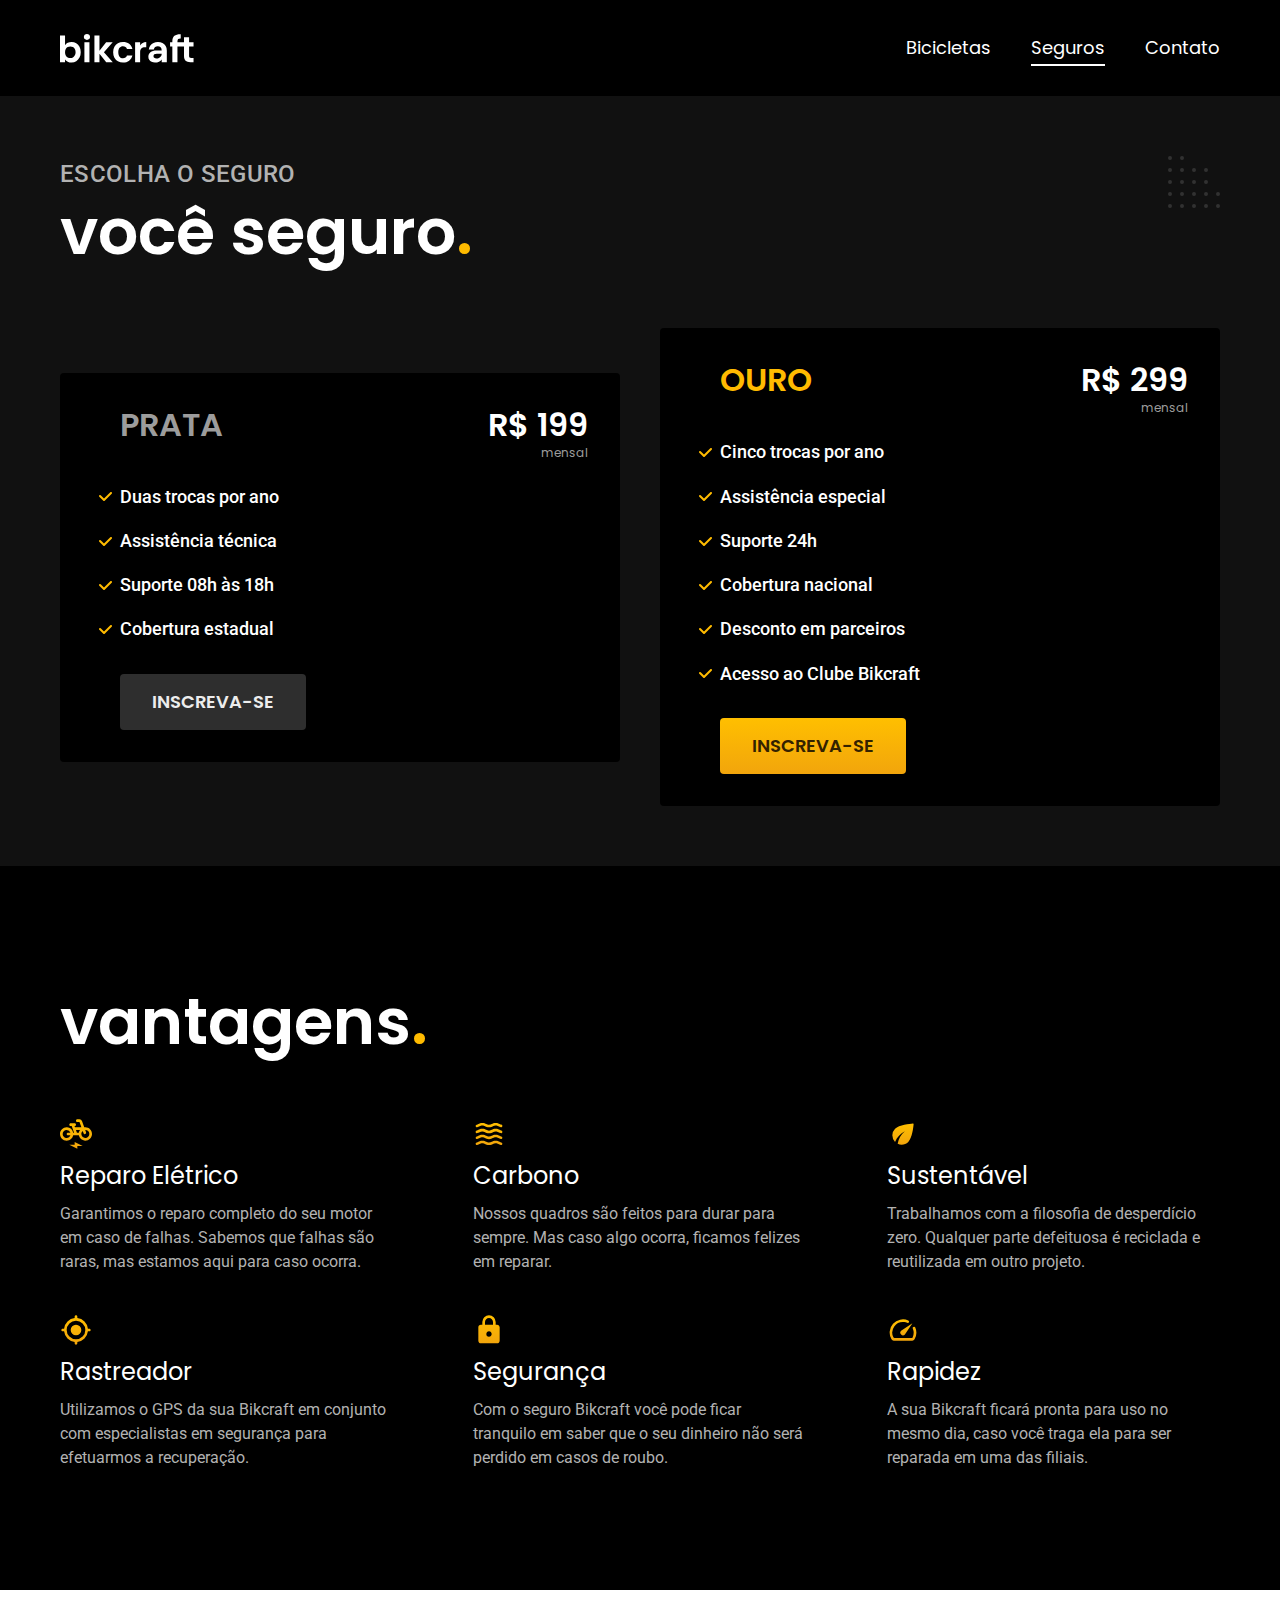
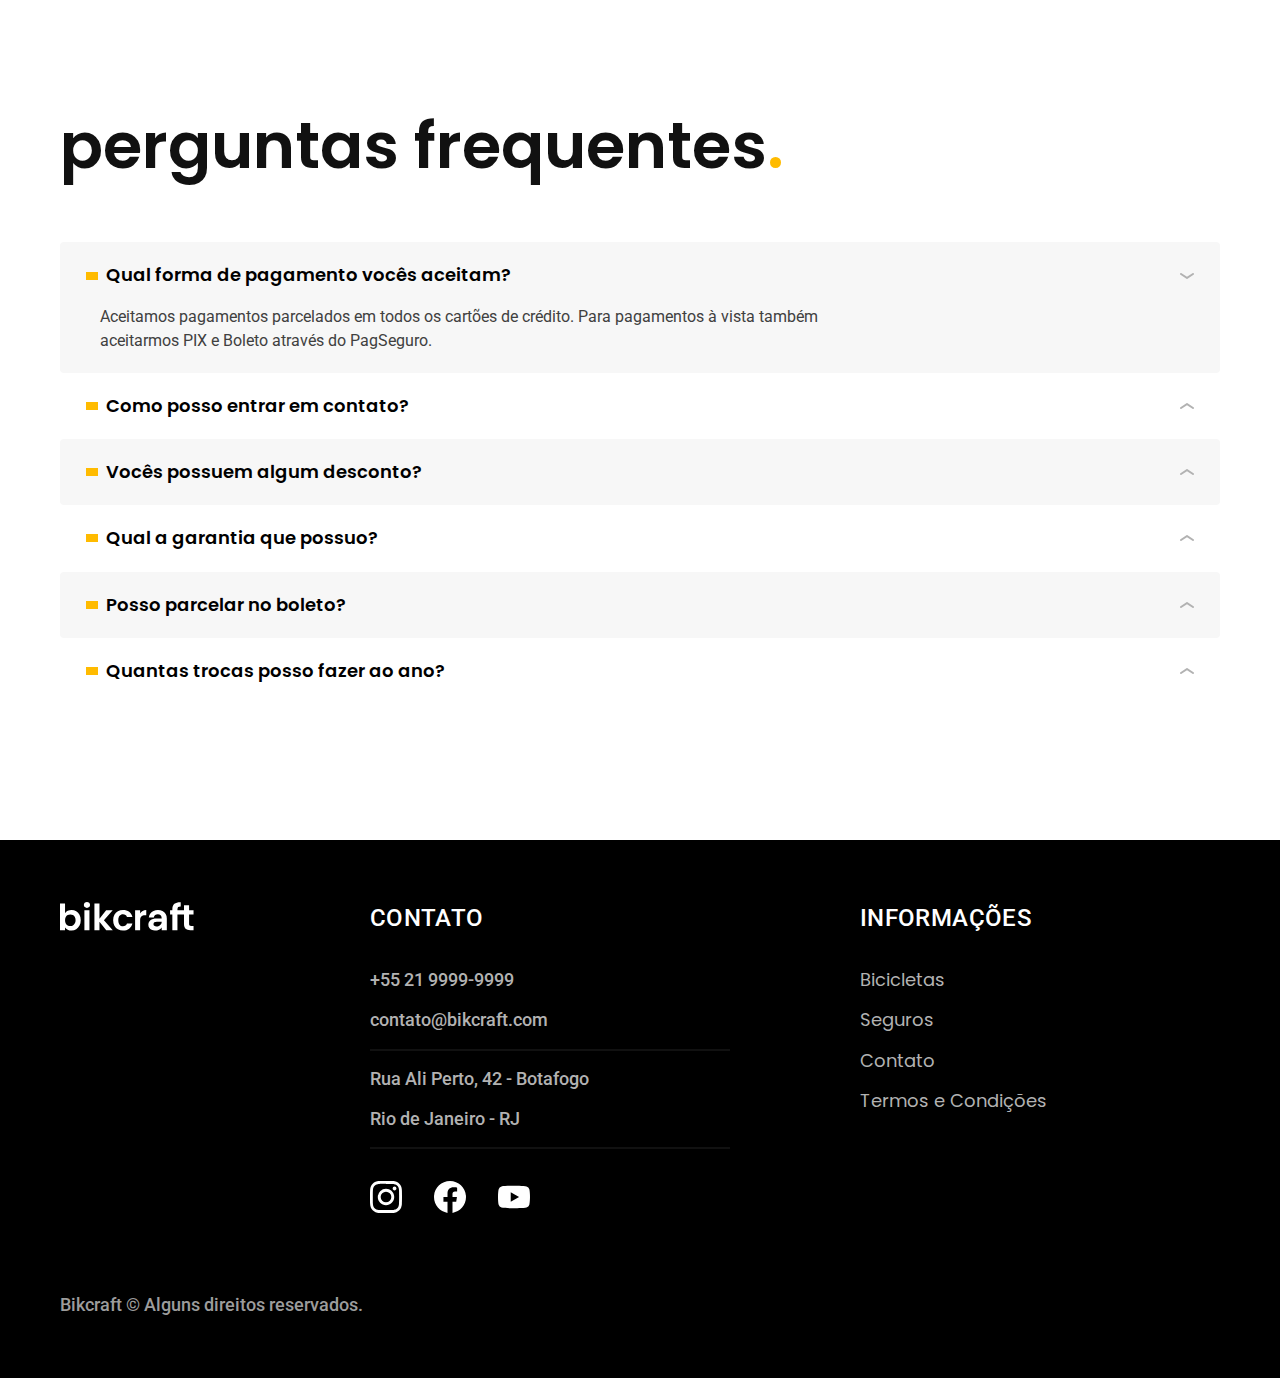
<file: seguros.html>
<!DOCTYPE html>

<html lang="pt-br">

<head>
  <meta charset="UTF-8">
  <meta name="viewport" content="width=device-width, initial-scale=1.0">

  <title>Seguros | Bikcraft</title>
  <meta name="description" content="Termos e condições.">

  <link rel="icon" href="./favicon.svg" type="image/svg+xml">
  <link rel="preload" href="./css/style.min.css" as="style">
  <link rel="stylesheet" href="./css/style.min.css">
  <script>document.documentElement.classList.add('js');</script>

  <link rel="preconnect" href="https://fonts.googleapis.com">
  <link rel="preconnect" href="https://fonts.gstatic.com" crossorigin>
  <link href="https://fonts.googleapis.com/css2?family=Merriweather:ital,wght@1,900&family=Poppins:wght@400;600&family=Roboto:wght@400;500&display=swap" rel="stylesheet">

</head>

<body id="seguros">
  <header class="header-bg">
    <div class="header container">
      <a href="./">
        <img src="./img/bikcraft.svg" width="136" height="32" alt="Bikcraft">
      </a>

      <nav aria-label="primaria">
        <ul class="header-menu font-1-m cor-0">
          <li><a href="./bicicletas.html">Bicicletas</a></li>
          <li><a href="./seguros.html">Seguros</a></li>
          <li><a href="./contato.html">Contato</a></li>
        </ul>
      </nav>
    </div>
  </header>

  <main class="seguros-bg">
    <div class="titulo-bg">
      <div class="titulo container">
        <p class="font-2-l-b cor-5">Escolha o seguro</p>
        <h1 class="font-1-xxl cor-0">você seguro<span class="cor-p1">.</span></h1>
      </div>
    </div>

    <div class="seguros container">
      <div class="seguros-item fadeInLeft" data-anime="200">
        <h3 class="font-1-xl cor-6">PRATA</h3>
        <span class="font-1-xl cor-0">R$ 199 <span class="font-1-xs cor-6">mensal</span></span>
        <ul class="font-2-m cor-0">
          <li>Duas trocas por ano</li>
          <li>Assistência técnica</li>
          <li>Suporte 08h às 18h</li>
          <li>Cobertura estadual</li>
        </ul>
        <a class="botao secundario" href="./orcamento.html?tipo=seguro&produto=prata">Inscreva-se</a>
      </div>

      <div class="seguros-item fadeInRight" data-anime="400">
        <h3 class="font-1-xl cor-p1">OURO</h3>
        <span class="font-1-xl cor-0">R$ 299 <span class="font-1-xs cor-6">mensal</span></span>
        <ul class="font-2-m cor-0">
          <li>Cinco trocas por ano</li>
          <li>Assistência especial</li>
          <li>Suporte 24h</li>
          <li>Cobertura nacional</li>
          <li>Desconto em parceiros</li>
          <li>Acesso ao Clube Bikcraft</li>
        </ul>
        <a class="botao" href="./orcamento.html?tipo=seguro&produto=ouro">Inscreva-se</a>
      </div>
    </div>
  </main>

  <article class="vantagens-bg">
    <div class="vantagens container">
      <h2 class="font-1-xxl cor-0">vantagens<span class="cor-p1">.</span></h2>
      <ul>
        <li>
          <img src="./img/icones/eletrica.svg" width="32" height="32" alt="">
          <h3 class="font-1-l cor-0">Reparo Elétrico</h3>
          <p class="font-2-s cor-5">Garantimos o reparo completo do seu motor em caso de falhas. Sabemos que falhas são raras, mas estamos aqui para caso ocorra.</p>
        </li>
        <li>
          <img src="./img/icones/carbono.svg" width="32" height="32" alt="">
          <h3 class="font-1-l cor-0">Carbono</h3>
          <p class="font-2-s cor-5">Nossos quadros são feitos para durar para sempre. Mas caso algo ocorra, ficamos felizes em reparar.</p>
        </li>
        <li>
          <img src="./img/icones/sustentavel.svg" width="32" height="32" alt="">
          <h3 class="font-1-l cor-0">Sustentável</h3>
          <p class="font-2-s cor-5">Trabalhamos com a filosofia de desperdício zero. Qualquer parte defeituosa é reciclada e reutilizada em outro projeto.</p>
        </li>
        <li>
          <img src="./img/icones/rastreador.svg" width="32" height="32" alt="">
          <h3 class="font-1-l cor-0">Rastreador</h3>
          <p class="font-2-s cor-5">Utilizamos o GPS da sua Bikcraft em conjunto com especialistas em segurança para efetuarmos a recuperação.</p>
        </li>
        <li>
          <img src="./img/icones/seguro.svg" width="32" height="32" alt="">
          <h3 class="font-1-l cor-0">Segurança</h3>
          <p class="font-2-s cor-5">Com o seguro Bikcraft você pode ficar tranquilo em saber que o seu dinheiro não será perdido em casos de roubo.</p>
        </li>
        <li>
          <img src="./img/icones/velocidade.svg" width="32" height="32" alt="">
          <h3 class="font-1-l cor-0">Rapidez</h3>
          <p class="font-2-s cor-5">A sua Bikcraft ficará pronta para uso no mesmo dia, caso você traga ela para ser reparada em uma das filiais.</p>
        </li>
      </ul>
    </div>
  </article>

  <article class="perguntas container">
    <h2 class="font-1-xxl">perguntas frequentes<span class="cor-p1">.</span></h2>

    <dl>
      <div>
        <dt><button class="font-1-m-b" aria-controls="pergunta1" aria-expanded="true">Qual forma de pagamento vocês aceitam?</button></dt>
        <dd class="font-2-s cor-9 ativa" id="pergunta1">Aceitamos pagamentos parcelados em todos os cartões de crédito. Para pagamentos à vista também aceitarmos PIX e Boleto através do PagSeguro.</dd>
      </div>
      <div>
        <dt><button class="font-1-m-b" aria-controls="pergunta2" aria-expanded="false">Como posso entrar em contato?</button></dt>
        <dd class="font-2-s cor-9" id="pergunta2">Aceitamos pagamentos parcelados em todos os cartões de crédito. Para pagamentos à vista também aceitarmos PIX e Boleto através do PagSeguro.</dd>
      </div>
      <div>
        <dt><button class="font-1-m-b" aria-controls="pergunta3" aria-expanded="false">Vocês possuem algum desconto?</button></dt>
        <dd class="font-2-s cor-9" id="pergunta3">Aceitamos pagamentos parcelados em todos os cartões de crédito. Para pagamentos à vista também aceitarmos PIX e Boleto através do PagSeguro.</dd>
      </div>
      <div>
        <dt><button class="font-1-m-b" aria-controls="pergunta4" aria-expanded="false">Qual a garantia que possuo?</button></dt>
        <dd class="font-2-s cor-9" id="pergunta4">Aceitamos pagamentos parcelados em todos os cartões de crédito. Para pagamentos à vista também aceitarmos PIX e Boleto através do PagSeguro.</dd>
      </div>
      <div>
        <dt><button class="font-1-m-b" aria-controls="pergunta5" aria-expanded="false">Posso parcelar no boleto?</button></dt>
        <dd class="font-2-s cor-9" id="pergunta5">Aceitamos pagamentos parcelados em todos os cartões de crédito. Para pagamentos à vista também aceitarmos PIX e Boleto através do PagSeguro.</dd>
      </div>
      <div>
        <dt><button class="font-1-m-b" aria-controls="pergunta6" aria-expanded="false">Quantas trocas posso fazer ao ano?</button></dt>
        <dd class="font-2-s cor-9" id="pergunta6">Aceitamos pagamentos parcelados em todos os cartões de crédito. Para pagamentos à vista também aceitarmos PIX e Boleto através do PagSeguro.</dd>
      </div>
    </dl>
  </article>

  <footer class="footer-bg">
    <div class="footer container">
      <img src="./img/bikcraft.svg" width="136" height="32" alt="Bikcraft">
      <div class="footer-contato">
        <h3 class="font-2-l-b cor-0">Contato</h3>
        <ul class="font-2-m cor-5">
          <li><a href="tel:+552199999999">+55 21 9999-9999</a></li>
          <li><a href="mailto:contato@bikcraft.com">contato@bikcraft.com</a></li>
          <li>Rua Ali Perto, 42 - Botafogo</li>
          <li>Rio de Janeiro - RJ</li>
        </ul>
        <div class="footer-redes">
          <a href="./">
            <img src="./img/redes/instagram.svg" width="32" height="32" alt="Instagram">
          </a>
          <a href="./">
            <img src="./img/redes/facebook.svg" width="32" height="32" alt="Facebook">
          </a>
          <a href="./">
            <img src="./img/redes/youtube.svg" width="32" height="32" alt="Youtube">
          </a>
        </div>
      </div>
      <div class="footer-informacoes">
        <h3 class="font-2-l-b cor-0">Informações</h3>
        <nav>
          <ul class="font-1-m cor-5">
            <li><a href="./bicicletas.html">Bicicletas</a></li>
            <li><a href="./seguros.html">Seguros</a></li>
            <li><a href="./contato.html">Contato</a></li>
            <li><a href="./termos.html">Termos e Condições</a></li>
          </ul>
        </nav>
      </div>
      <p class="footer-copy font-2-m cor-6">Bikcraft © Alguns direitos reservados.</p>
    </div>
  </footer>

  <script src="./js/plugins/simple-anime.js"></script>
  <script src="./js/script.js"></script>
</body>

</html>
</file>
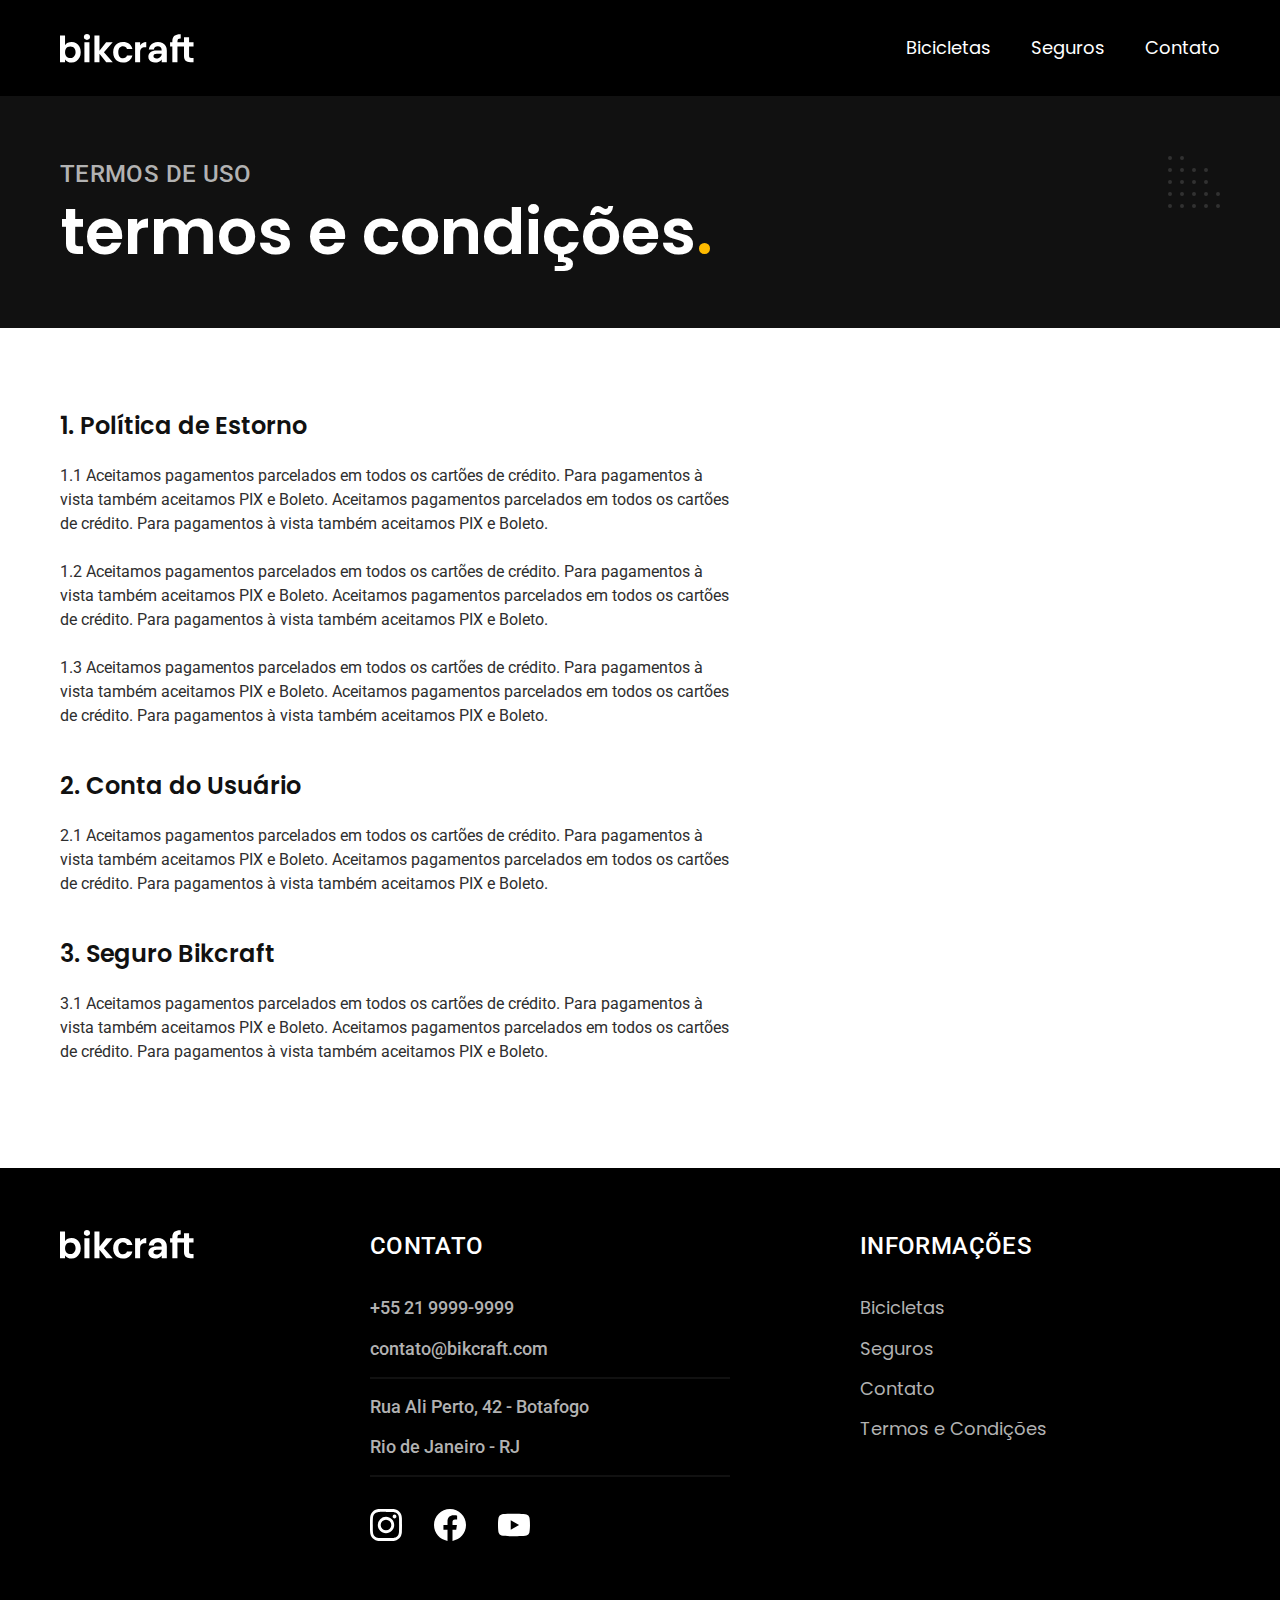
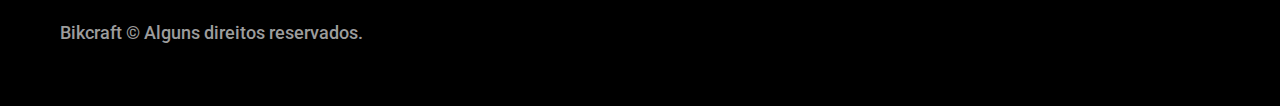
<file: termos.html>
<!DOCTYPE html>

<html lang="pt-br">

<head>
  <meta charset="UTF-8">
  <meta name="viewport" content="width=device-width, initial-scale=1.0">

  <title>Termos e Condições | Bikcraft</title>
  <meta name="description" content="Termos e condições.">

  <link rel="icon" href="./favicon.svg" type="image/svg+xml">
  <link rel="preload" href="./css/style.min.css" as="style">
  <link rel="stylesheet" href="./css/style.min.css">
  <script>document.documentElement.classList.add('js');</script>

  <link rel="preconnect" href="https://fonts.googleapis.com">
  <link rel="preconnect" href="https://fonts.gstatic.com" crossorigin>
  <link href="https://fonts.googleapis.com/css2?family=Merriweather:ital,wght@1,900&family=Poppins:wght@400;600&family=Roboto:wght@400;500&display=swap" rel="stylesheet">

</head>

<body id="termos">
  <header class="header-bg">
    <div class="header container">
      <a href="./">
        <img src="./img/bikcraft.svg" width="136" height="32" alt="Bikcraft">
      </a>

      <nav aria-label="primaria">
        <ul class="header-menu font-1-m cor-0">
          <li><a href="./bicicletas.html">Bicicletas</a></li>
          <li><a href="./seguros.html">Seguros</a></li>
          <li><a href="./contato.html">Contato</a></li>
        </ul>
      </nav>
    </div>
  </header>

  <main>
    <div class="titulo-bg">
      <div class="titulo container">
        <p class="font-2-l-b cor-5">Termos de uso</p>
        <h1 class="font-1-xxl cor-0">termos e condições<span class="cor-p1">.</span></h1>
      </div>
    </div>

    <div class="termos font-2-s cor-10 container">
      <h2 class="font-1-l cor-11">1. Política de Estorno</h2>
      <p>1.1 Aceitamos pagamentos parcelados em todos os cartões de crédito. Para pagamentos à vista também aceitamos PIX e Boleto. Aceitamos pagamentos parcelados em todos os cartões de crédito. Para pagamentos à vista também aceitamos PIX e Boleto.</p>
      <p>1.2 Aceitamos pagamentos parcelados em todos os cartões de crédito. Para pagamentos à vista também aceitamos PIX e Boleto. Aceitamos pagamentos parcelados em todos os cartões de crédito. Para pagamentos à vista também aceitamos PIX e Boleto.</p>
      <p>1.3 Aceitamos pagamentos parcelados em todos os cartões de crédito. Para pagamentos à vista também aceitamos PIX e Boleto. Aceitamos pagamentos parcelados em todos os cartões de crédito. Para pagamentos à vista também aceitamos PIX e Boleto.</p>
      <h2 class="font-1-l cor-11">2. Conta do Usuário</h2>
      <p>2.1 Aceitamos pagamentos parcelados em todos os cartões de crédito. Para pagamentos à vista também aceitamos PIX e Boleto. Aceitamos pagamentos parcelados em todos os cartões de crédito. Para pagamentos à vista também aceitamos PIX e Boleto.</p>
      <h2 class="font-1-l cor-11">3. Seguro Bikcraft</h2>
      <p>3.1 Aceitamos pagamentos parcelados em todos os cartões de crédito. Para pagamentos à vista também aceitamos PIX e Boleto. Aceitamos pagamentos parcelados em todos os cartões de crédito. Para pagamentos à vista também aceitamos PIX e Boleto.</p>
    </div>
  </main>

  <footer class="footer-bg">
    <div class="footer container">
      <img src="./img/bikcraft.svg" width="136" height="32" alt="Bikcraft">
      <div class="footer-contato">
        <h3 class="font-2-l-b cor-0">Contato</h3>
        <ul class="font-2-m cor-5">
          <li><a href="tel:+552199999999">+55 21 9999-9999</a></li>
          <li><a href="mailto:contato@bikcraft.com">contato@bikcraft.com</a></li>
          <li>Rua Ali Perto, 42 - Botafogo</li>
          <li>Rio de Janeiro - RJ</li>
        </ul>
        <div class="footer-redes">
          <a href="./">
            <img src="./img/redes/instagram.svg" width="32" height="32" alt="Instagram">
          </a>
          <a href="./">
            <img src="./img/redes/facebook.svg" width="32" height="32" alt="Facebook">
          </a>
          <a href="./">
            <img src="./img/redes/youtube.svg" width="32" height="32" alt="Youtube">
          </a>
        </div>
      </div>
      <div class="footer-informacoes">
        <h3 class="font-2-l-b cor-0">Informações</h3>
        <nav>
          <ul class="font-1-m cor-5">
            <li><a href="./bicicletas.html">Bicicletas</a></li>
            <li><a href="./seguros.html">Seguros</a></li>
            <li><a href="./contato.html">Contato</a></li>
            <li><a href="./termos.html">Termos e Condições</a></li>
          </ul>
        </nav>
      </div>
      <p class="footer-copy font-2-m cor-6">Bikcraft © Alguns direitos reservados.</p>
    </div>
  </footer>
  <script src="./js/script.js"></script>
</body>

</html>
</file>
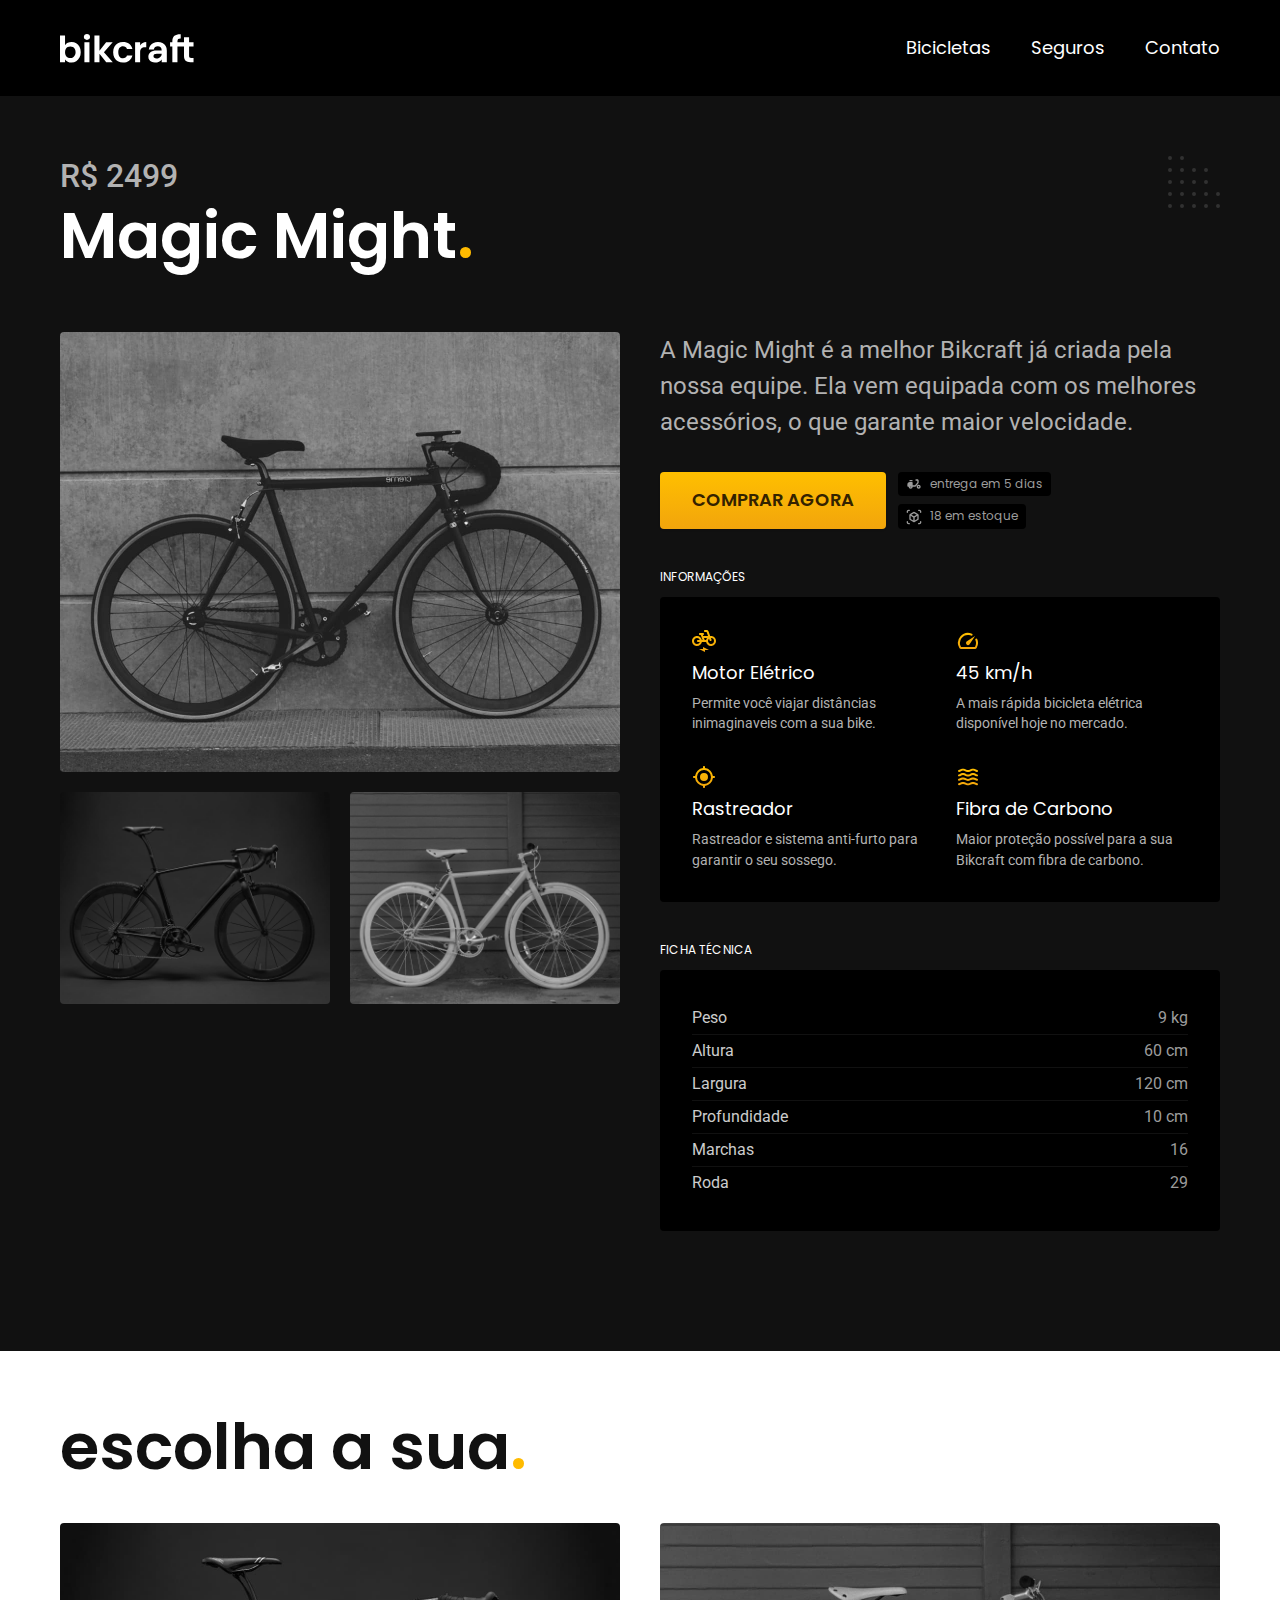
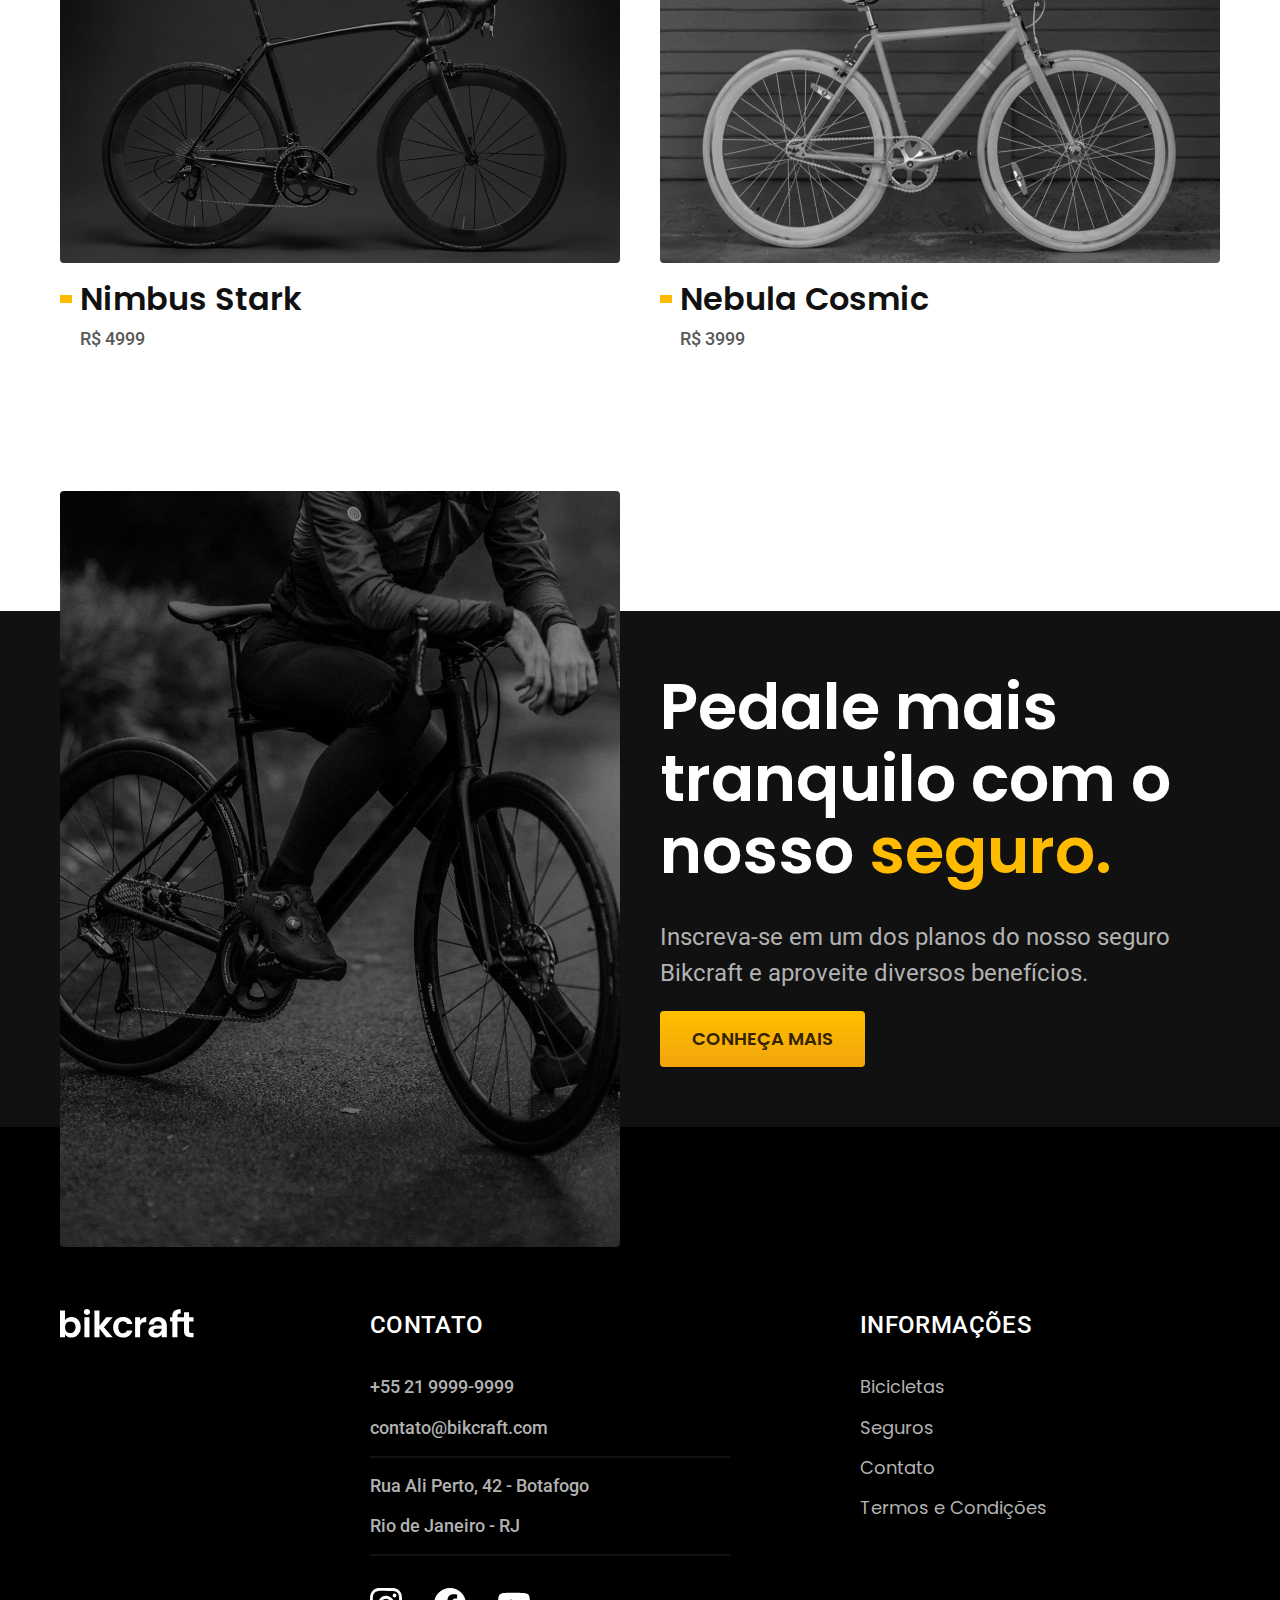
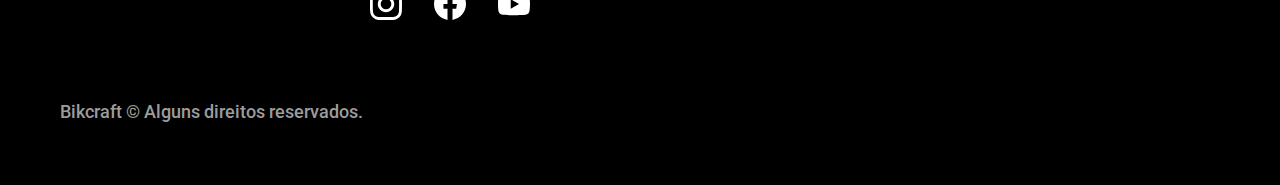
<file: bicicletas/magic.html>
<!DOCTYPE html>

<html lang="pt-br">

<head>
  <meta charset="UTF-8">
  <meta name="viewport" content="width=device-width, initial-scale=1.0">

  <title>Magic | Bikcraft</title>
  <meta name="description" content="Termos e condições.">

  <link rel="icon" href="../favicon.svg" type="image/svg+xml">
  <link rel="preload" href="../css/style.min.css" as="style">
  <link rel="stylesheet" href="../css/style.min.css">
  <script>document.documentElement.classList.add('js');</script>

  <link rel="preconnect" href="https://fonts.googleapis.com">
  <link rel="preconnect" href="https://fonts.gstatic.com" crossorigin>
  <link href="https://fonts.googleapis.com/css2?family=Merriweather:ital,wght@1,900&family=Poppins:wght@400;600&family=Roboto:wght@400;500&display=swap" rel="stylesheet">

</head>

<body id="bicicleta">
  <header class="header-bg">
    <div class="header container">
      <a href="../">
        <img src="../img/bikcraft.svg" width="136" height="32" alt="Bikcraft">
      </a>

      <nav aria-label="primaria">
        <ul class="header-menu font-1-m cor-0">
          <li><a href="../bicicletas.html">Bicicletas</a></li>
          <li><a href="../seguros.html">Seguros</a></li>
          <li><a href="../contato.html">Contato</a></li>
        </ul>
      </nav>
    </div>
  </header>

  <main class="titulo-bg">
    <div>
      <div class="titulo container">
        <p class="font-2-xl cor-5">R$ 2499</p>
        <h1 class="font-1-xxl cor-0">Magic Might<span class="cor-p1">.</span></h1>
      </div>
    </div>
    <div class="bicicleta container">
      <div class="bicicleta-imagens">
        <img src="../img/bicicleta/nimbus2.jpg" width="1120" height="880" alt="Bicicleta 1">
        <img src="../img/bicicleta/nimbus1.jpg" width="1120" height="880" alt="Bicicleta 2">
        <img src="../img/bicicleta/nimbus3.jpg" width="1120" height="880" alt="Bicicleta 3">
      </div>
      <div class="bicicleta-conteudo">
        <p class="font-2-l cor-5">A Magic Might é a melhor Bikcraft já criada pela nossa equipe. Ela vem equipada com os melhores acessórios, o que garante maior velocidade.</p>
        <div class="bicicleta-comprar">
          <a class="botao" href="../orcamento.html?tipo=bikcraft&produto=magic">Comprar Agora</a>
          <span class="font-1-xs cor-6"><img src="../img/icones/entrega.svg" width="16" height="16" alt=""> entrega em 5 dias</span>
          <span class="font-1-xs cor-6"><img src="../img/icones/estoque.svg" width="16" height="16" alt=""> 18 em estoque</span>
        </div>
        <h2 class="font-1-xs cor-0">Informações</h2>
        <ul class="bicicleta-informacoes">
          <li>
            <img src="../img/icones/eletrica.svg" width="32" height="32" alt="">
            <h3 class="font-1-m cor-0">Motor Elétrico</h3>
            <p class="font-2-xs cor-5">Permite você viajar distâncias inimaginaveis com a sua bike.</p>
          </li>
          <li>
            <img src="../img/icones/velocidade.svg" width="32" height="32" alt="">
            <h3 class="font-1-m cor-0">45 km/h</h3>
            <p class="font-2-xs cor-5">A mais rápida bicicleta elétrica disponível hoje no mercado.</p>
          </li>
          <li>
            <img src="../img/icones/rastreador.svg" width="32" height="32" alt="">
            <h3 class="font-1-m cor-0">Rastreador</h3>
            <p class="font-2-xs cor-5">Rastreador e sistema anti-furto para garantir o seu sossego.</p>
          </li>
          <li>
            <img src="../img/icones/carbono.svg" width="32" height="32" alt="">
            <h3 class="font-1-m cor-0">Fibra de Carbono</h3>
            <p class="font-2-xs cor-5">Maior proteção possível para a sua Bikcraft com fibra de carbono.</p>
          </li>
        </ul>
        <h2 class="font-1-xs cor-0">Ficha Técnica</h2>
        <ul class="bicicleta-ficha font-2-s cor-4">
          <li>Peso<span>9 kg</span></li>
          <li>Altura<span>60 cm</span></li>
          <li>Largura<span>120 cm</span></li>
          <li>Profundidade<span>10 cm</span></li>
          <li>Marchas<span>16</span></li>
          <li>Roda<span>29</span></li>
        </ul>
      </div>
    </div>
  </main>

  <article class="bicicletas-lista container">
    <h2 class="font-1-xxl">escolha a sua<span class="cor-p1">.</span></h2>

    <ul>
      <li>
        <a href="./nimbus.html">
          <img src="../img/bicicletas/nimbus.jpg" width="1120" height="680" alt="Bicicleta preta">
          <h3 class="font-1-xl">Nimbus Stark</h3>
          <span class="font-2-m cor-8">R$ 4999</span>
        </a>
      </li>
      <li>
        <a href="./nebula.html">
          <img src="../img/bicicletas/nebula.jpg" width="1120" height="680" alt="Bicicleta branca">
          <h3 class="font-1-xl">Nebula Cosmic</h3>
          <span class="font-2-m cor-8">R$ 3999</span>
        </a>
      </li>
    </ul>
  </article>

  <article class="seguro-bg">
    <div class="seguro container">
      <div class="seguro-imagem">
        <img src="../img/fotos/seguros.jpg" width="1360" height="1512" alt="Pessoa parada em cima de uma bicicleta">
      </div>
      <div class="seguro-conteudo">
        <h2 class="font-1-xxl cor-0">Pedale mais tranquilo com o nosso <span class="cor-p1">seguro.</span></h2>
        <p class="font-2-l cor-5">Inscreva-se em um dos planos do nosso seguro Bikcraft e aproveite diversos benefícios.</p>
        <a class="botao" href="../seguros.html">Conheça Mais</a>
      </div>
    </div>
  </article>

  <footer class="footer-bg">
    <div class="footer container">
      <img src="../img/bikcraft.svg" width="136" height="32" alt="Bikcraft">
      <div class="footer-contato">
        <h3 class="font-2-l-b cor-0">Contato</h3>
        <ul class="font-2-m cor-5">
          <li><a href="tel:+552199999999">+55 21 9999-9999</a></li>
          <li><a href="mailto:contato@bikcraft.com">contato@bikcraft.com</a></li>
          <li>Rua Ali Perto, 42 - Botafogo</li>
          <li>Rio de Janeiro - RJ</li>
        </ul>
        <div class="footer-redes">
          <a href="../">
            <img src="../img/redes/instagram.svg" width="32" height="32" alt="Instagram">
          </a>
          <a href="../">
            <img src="../img/redes/facebook.svg" width="32" height="32" alt="Facebook">
          </a>
          <a href="../">
            <img src="../img/redes/youtube.svg" width="32" height="32" alt="Youtube">
          </a>
        </div>
      </div>
      <div class="footer-informacoes">
        <h3 class="font-2-l-b cor-0">Informações</h3>
        <nav>
          <ul class="font-1-m cor-5">
            <li><a href="../bicicletas.html">Bicicletas</a></li>
            <li><a href="../seguros.html">Seguros</a></li>
            <li><a href="../contato.html">Contato</a></li>
            <li><a href="../termos.html">Termos e Condições</a></li>
          </ul>
        </nav>
      </div>
      <p class="footer-copy font-2-m cor-6">Bikcraft © Alguns direitos reservados.</p>
    </div>
  </footer>
  <script src="../js/script.js"></script>
</body>

</html>
</file>
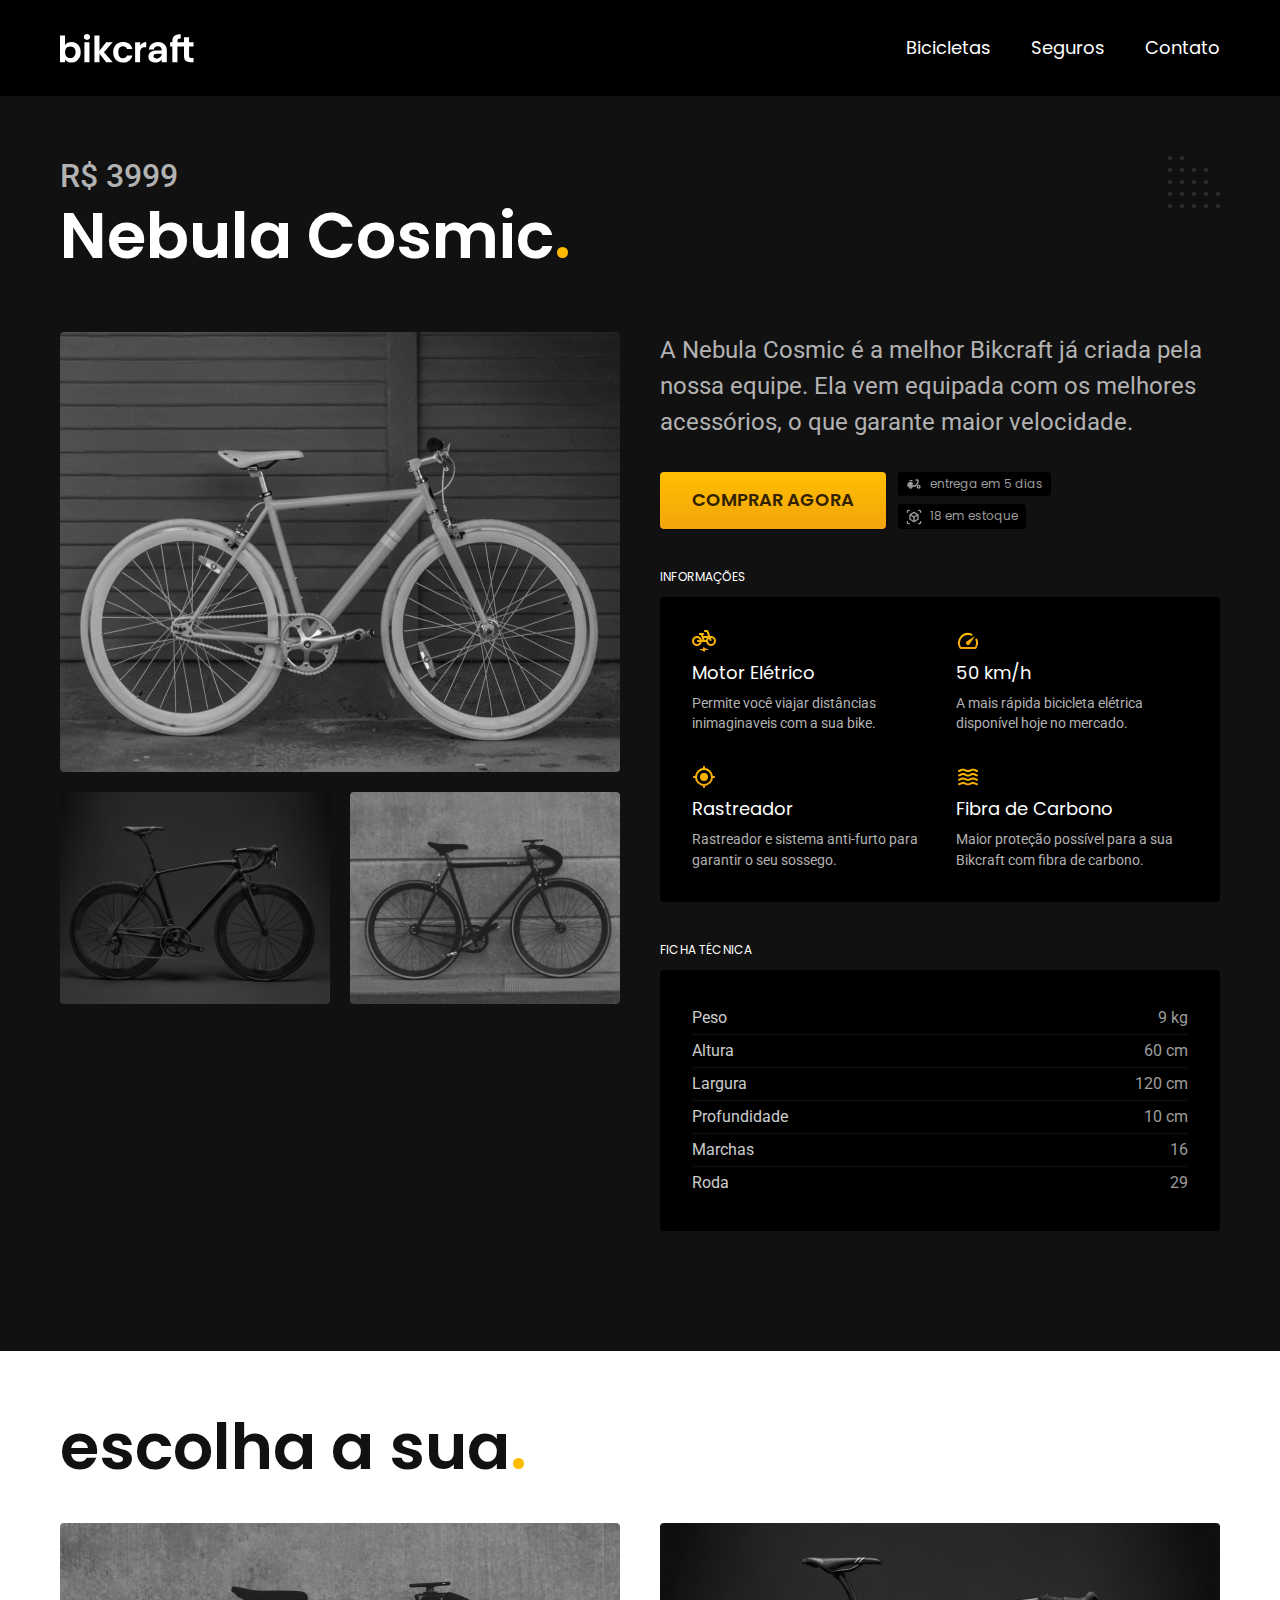
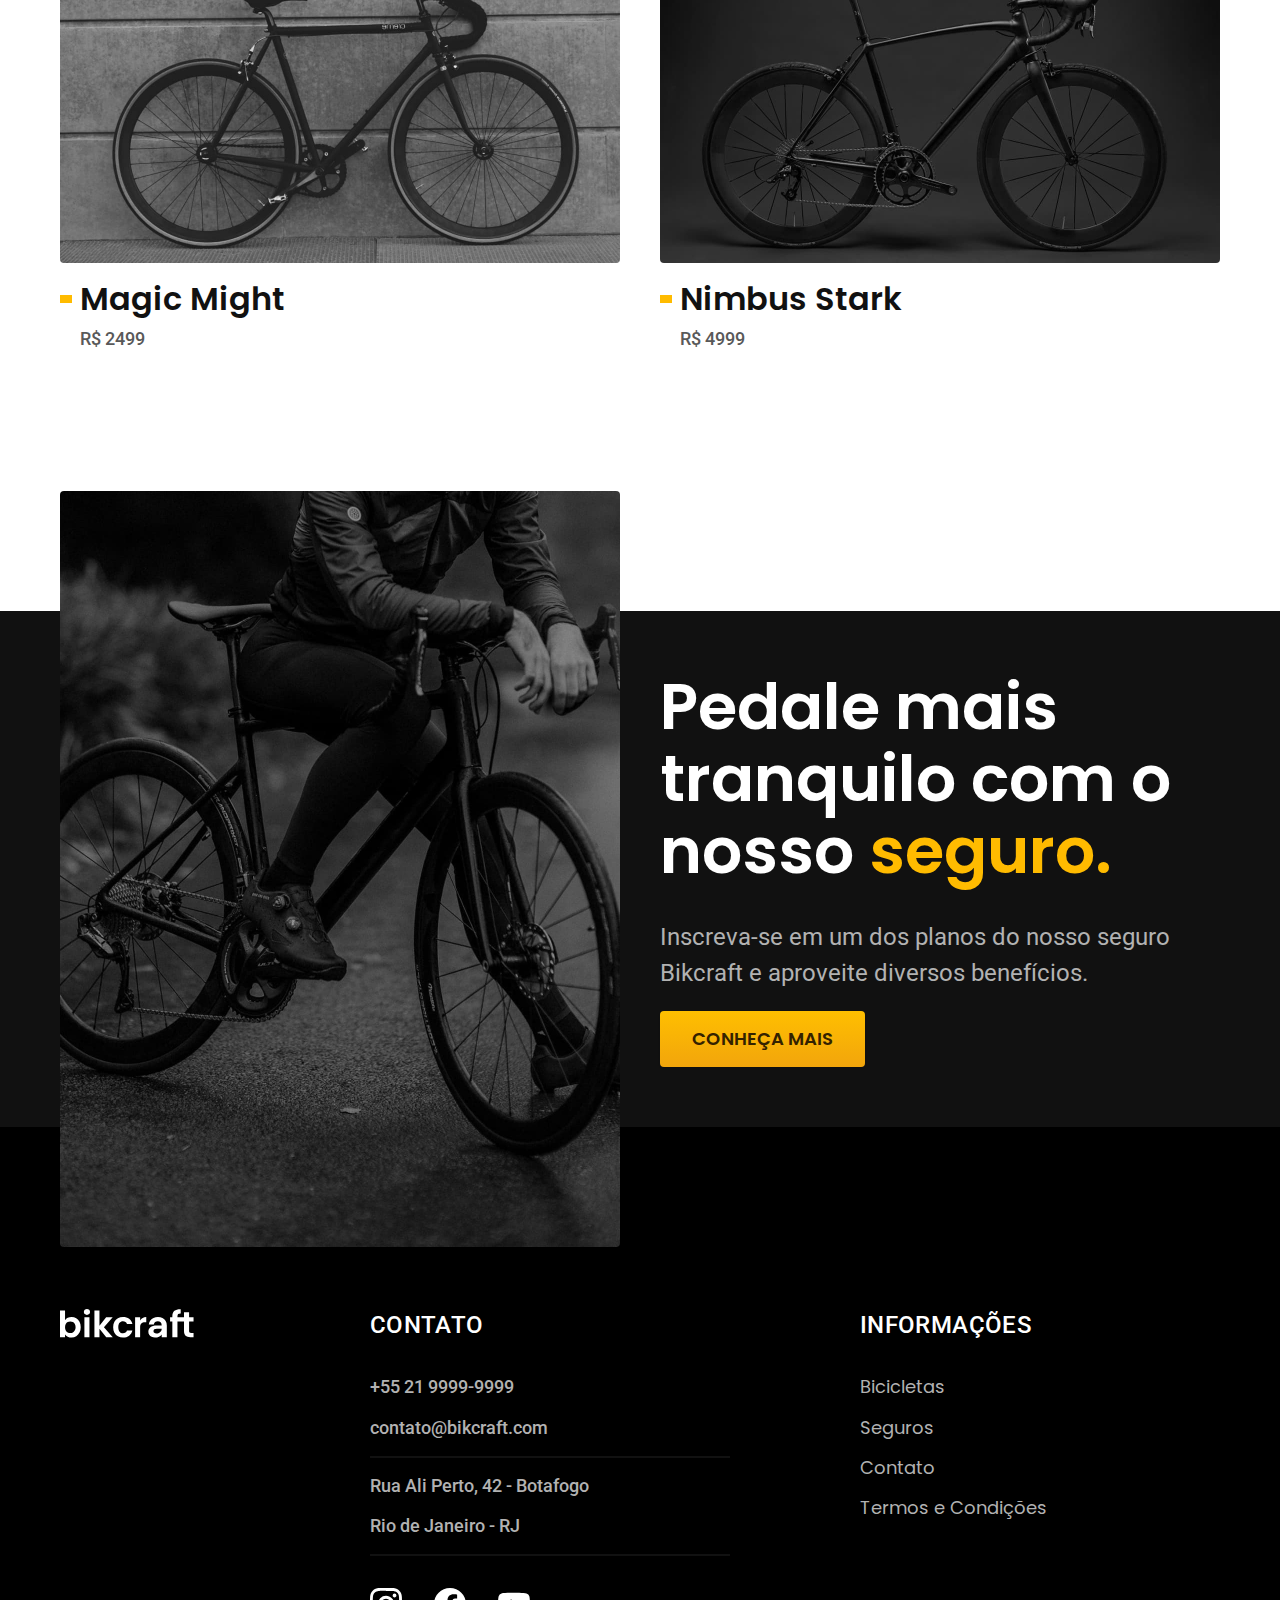
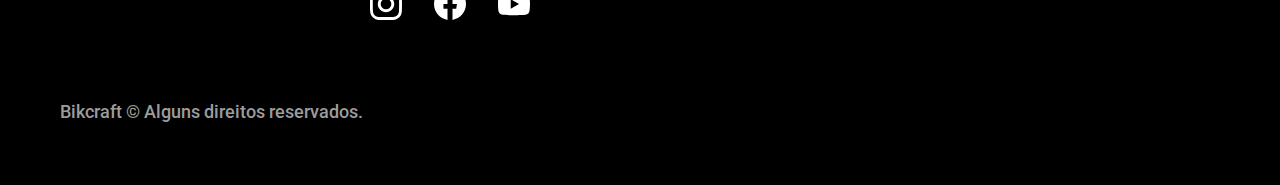
<file: bicicletas/nebula.html>
<!DOCTYPE html>

<html lang="pt-br">

<head>
  <meta charset="UTF-8">
  <meta name="viewport" content="width=device-width, initial-scale=1.0">

  <title>Nebula | Bikcraft</title>
  <meta name="description" content="Termos e condições.">

  <link rel="icon" href="../favicon.svg" type="image/svg+xml">
  <link rel="preload" href="../css/style.min.css" as="style">
  <link rel="stylesheet" href="../css/style.min.css">
  <script>document.documentElement.classList.add('js');</script>

  <link rel="preconnect" href="https://fonts.googleapis.com">
  <link rel="preconnect" href="https://fonts.gstatic.com" crossorigin>
  <link href="https://fonts.googleapis.com/css2?family=Merriweather:ital,wght@1,900&family=Poppins:wght@400;600&family=Roboto:wght@400;500&display=swap" rel="stylesheet">

</head>

<body id="bicicleta">
  <header class="header-bg">
    <div class="header container">
      <a href="../">
        <img src="../img/bikcraft.svg" width="136" height="32" alt="Bikcraft">
      </a>

      <nav aria-label="primaria">
        <ul class="header-menu font-1-m cor-0">
          <li><a href="../bicicletas.html">Bicicletas</a></li>
          <li><a href="../seguros.html">Seguros</a></li>
          <li><a href="../contato.html">Contato</a></li>
        </ul>
      </nav>
    </div>
  </header>

  <main class="titulo-bg">
    <div>
      <div class="titulo container">
        <p class="font-2-xl cor-5">R$ 3999</p>
        <h1 class="font-1-xxl cor-0">Nebula Cosmic<span class="cor-p1">.</span></h1>
      </div>
    </div>
    <div class="bicicleta container">
      <div class="bicicleta-imagens">
        <img src="../img/bicicleta/nimbus3.jpg" width="1120" height="880" alt="Bicicleta 1">
        <img src="../img/bicicleta/nimbus1.jpg" width="1120" height="880" alt="Bicicleta 2">
        <img src="../img/bicicleta/nimbus2.jpg" width="1120" height="880" alt="Bicicleta 3">
      </div>
      <div class="bicicleta-conteudo">
        <p class="font-2-l cor-5">A Nebula Cosmic é a melhor Bikcraft já criada pela nossa equipe. Ela vem equipada com os melhores acessórios, o que garante maior velocidade.</p>
        <div class="bicicleta-comprar">
          <a class="botao" href="../orcamento.html?tipo=bikcraft&produto=nebula">Comprar Agora</a>
          <span class="font-1-xs cor-6"><img src="../img/icones/entrega.svg" width="16" height="16" alt=""> entrega em 5 dias</span>
          <span class="font-1-xs cor-6"><img src="../img/icones/estoque.svg" width="16" height="16" alt=""> 18 em estoque</span>
        </div>
        <h2 class="font-1-xs cor-0">Informações</h2>
        <ul class="bicicleta-informacoes">
          <li>
            <img src="../img/icones/eletrica.svg" width="32" height="32" alt="">
            <h3 class="font-1-m cor-0">Motor Elétrico</h3>
            <p class="font-2-xs cor-5">Permite você viajar distâncias inimaginaveis com a sua bike.</p>
          </li>
          <li>
            <img src="../img/icones/velocidade.svg" width="32" height="32" alt="">
            <h3 class="font-1-m cor-0">50 km/h</h3>
            <p class="font-2-xs cor-5">A mais rápida bicicleta elétrica disponível hoje no mercado.</p>
          </li>
          <li>
            <img src="../img/icones/rastreador.svg" width="32" height="32" alt="">
            <h3 class="font-1-m cor-0">Rastreador</h3>
            <p class="font-2-xs cor-5">Rastreador e sistema anti-furto para garantir o seu sossego.</p>
          </li>
          <li>
            <img src="../img/icones/carbono.svg" width="32" height="32" alt="">
            <h3 class="font-1-m cor-0">Fibra de Carbono</h3>
            <p class="font-2-xs cor-5">Maior proteção possível para a sua Bikcraft com fibra de carbono.</p>
          </li>
        </ul>
        <h2 class="font-1-xs cor-0">Ficha Técnica</h2>
        <ul class="bicicleta-ficha font-2-s cor-4">
          <li>Peso<span>9 kg</span></li>
          <li>Altura<span>60 cm</span></li>
          <li>Largura<span>120 cm</span></li>
          <li>Profundidade<span>10 cm</span></li>
          <li>Marchas<span>16</span></li>
          <li>Roda<span>29</span></li>
        </ul>
      </div>
    </div>
  </main>

  <article class="bicicletas-lista container">
    <h2 class="font-1-xxl">escolha a sua<span class="cor-p1">.</span></h2>

    <ul>
      <li>
        <a href="./magic.html">
          <img src="../img/bicicletas/magic.jpg" width="1120" height="680" alt="Bicicleta preta">
          <h3 class="font-1-xl">Magic Might</h3>
          <span class="font-2-m cor-8">R$ 2499</span>
        </a>
      </li>
      <li>
        <a href="./nimbus.html">
          <img src="../img/bicicletas/nimbus.jpg" width="1120" height="680" alt="Bicicleta branca">
          <h3 class="font-1-xl">Nimbus Stark</h3>
          <span class="font-2-m cor-8">R$ 4999</span>
        </a>
      </li>
    </ul>
  </article>

  <article class="seguro-bg">
    <div class="seguro container">
      <div class="seguro-imagem">
        <img src="../img/fotos/seguros.jpg" width="1360" height="1512" alt="Pessoa parada em cima de uma bicicleta">
      </div>
      <div class="seguro-conteudo">
        <h2 class="font-1-xxl cor-0">Pedale mais tranquilo com o nosso <span class="cor-p1">seguro.</span></h2>
        <p class="font-2-l cor-5">Inscreva-se em um dos planos do nosso seguro Bikcraft e aproveite diversos benefícios.</p>
        <a class="botao" href="../seguros.html">Conheça Mais</a>
      </div>
    </div>
  </article>

  <footer class="footer-bg">
    <div class="footer container">
      <img src="../img/bikcraft.svg" width="136" height="32" alt="Bikcraft">
      <div class="footer-contato">
        <h3 class="font-2-l-b cor-0">Contato</h3>
        <ul class="font-2-m cor-5">
          <li><a href="tel:+552199999999">+55 21 9999-9999</a></li>
          <li><a href="mailto:contato@bikcraft.com">contato@bikcraft.com</a></li>
          <li>Rua Ali Perto, 42 - Botafogo</li>
          <li>Rio de Janeiro - RJ</li>
        </ul>
        <div class="footer-redes">
          <a href="../">
            <img src="../img/redes/instagram.svg" width="32" height="32" alt="Instagram">
          </a>
          <a href="../">
            <img src="../img/redes/facebook.svg" width="32" height="32" alt="Facebook">
          </a>
          <a href="../">
            <img src="../img/redes/youtube.svg" width="32" height="32" alt="Youtube">
          </a>
        </div>
      </div>
      <div class="footer-informacoes">
        <h3 class="font-2-l-b cor-0">Informações</h3>
        <nav>
          <ul class="font-1-m cor-5">
            <li><a href="../bicicletas.html">Bicicletas</a></li>
            <li><a href="../seguros.html">Seguros</a></li>
            <li><a href="../contato.html">Contato</a></li>
            <li><a href="../termos.html">Termos e Condições</a></li>
          </ul>
        </nav>
      </div>
      <p class="footer-copy font-2-m cor-6">Bikcraft © Alguns direitos reservados.</p>
    </div>
  </footer>
  <script src="../js/script.js"></script>
</body>


</html>
</file>
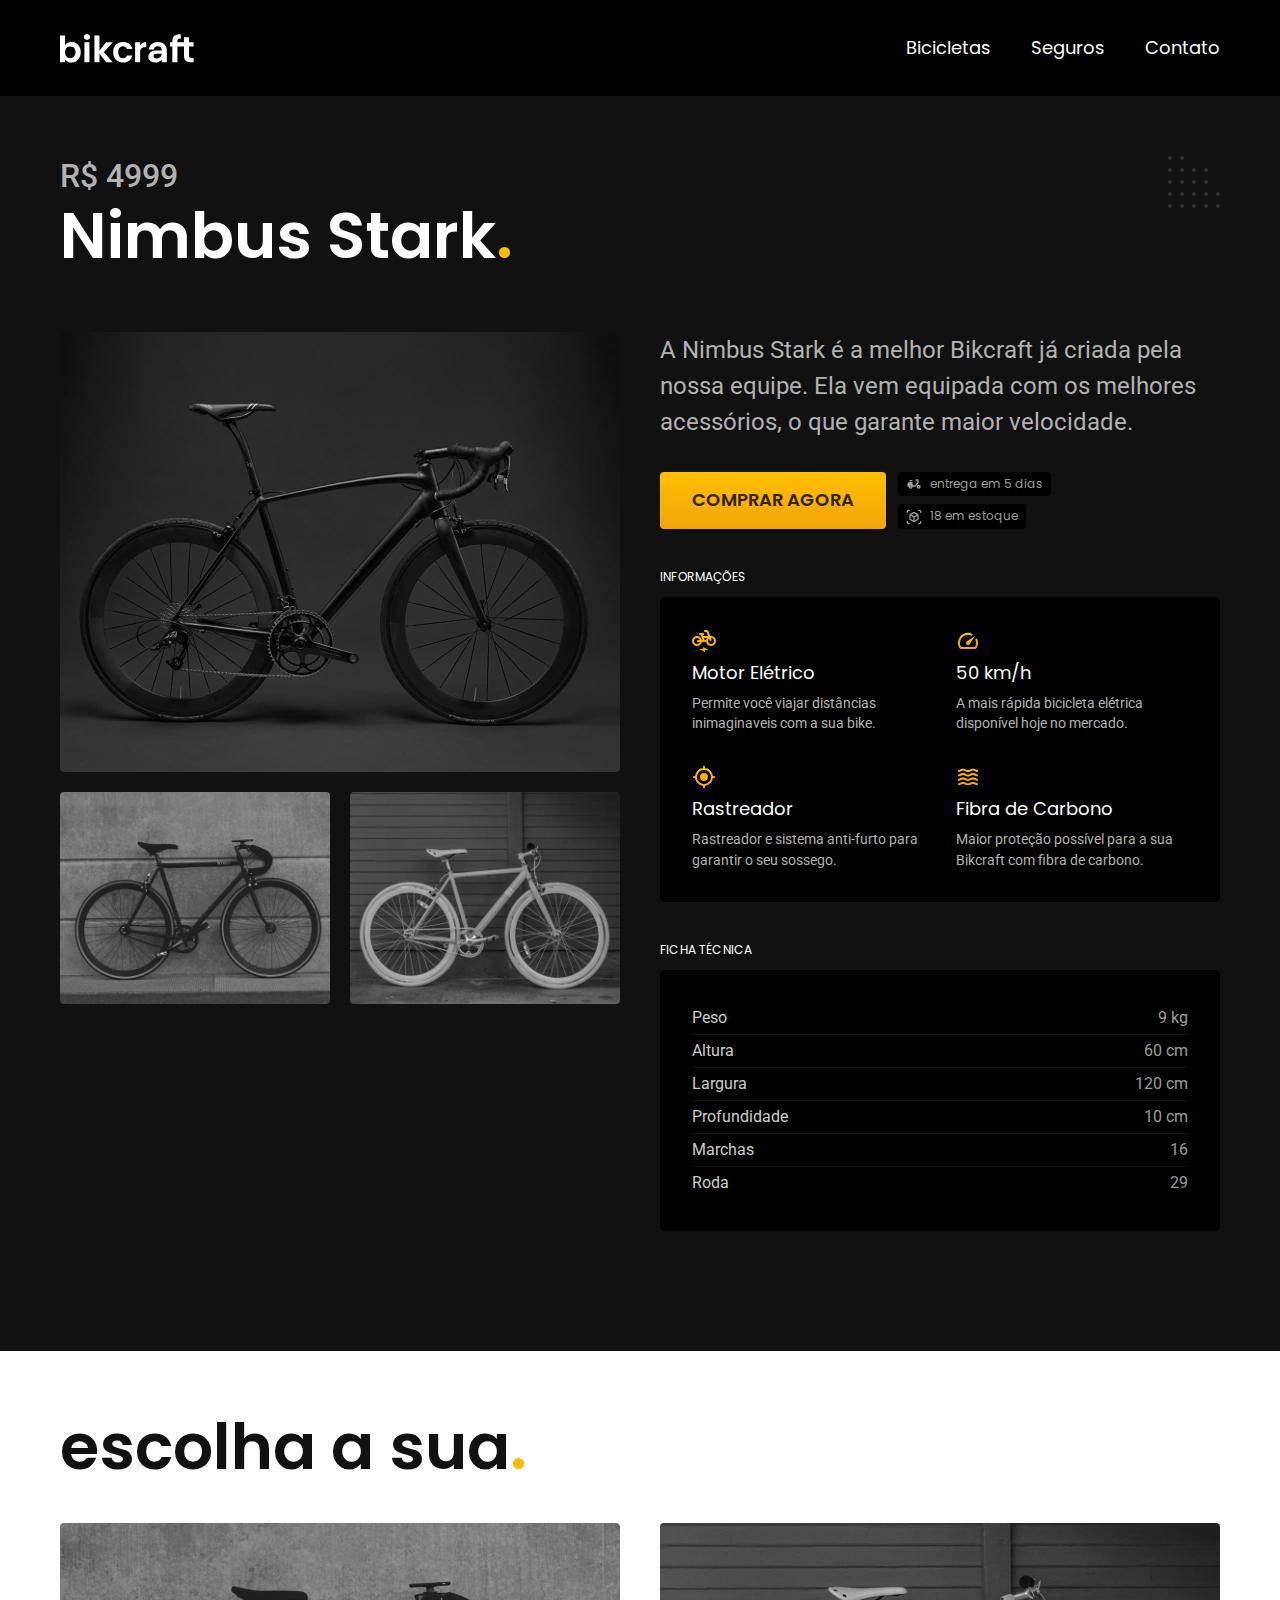
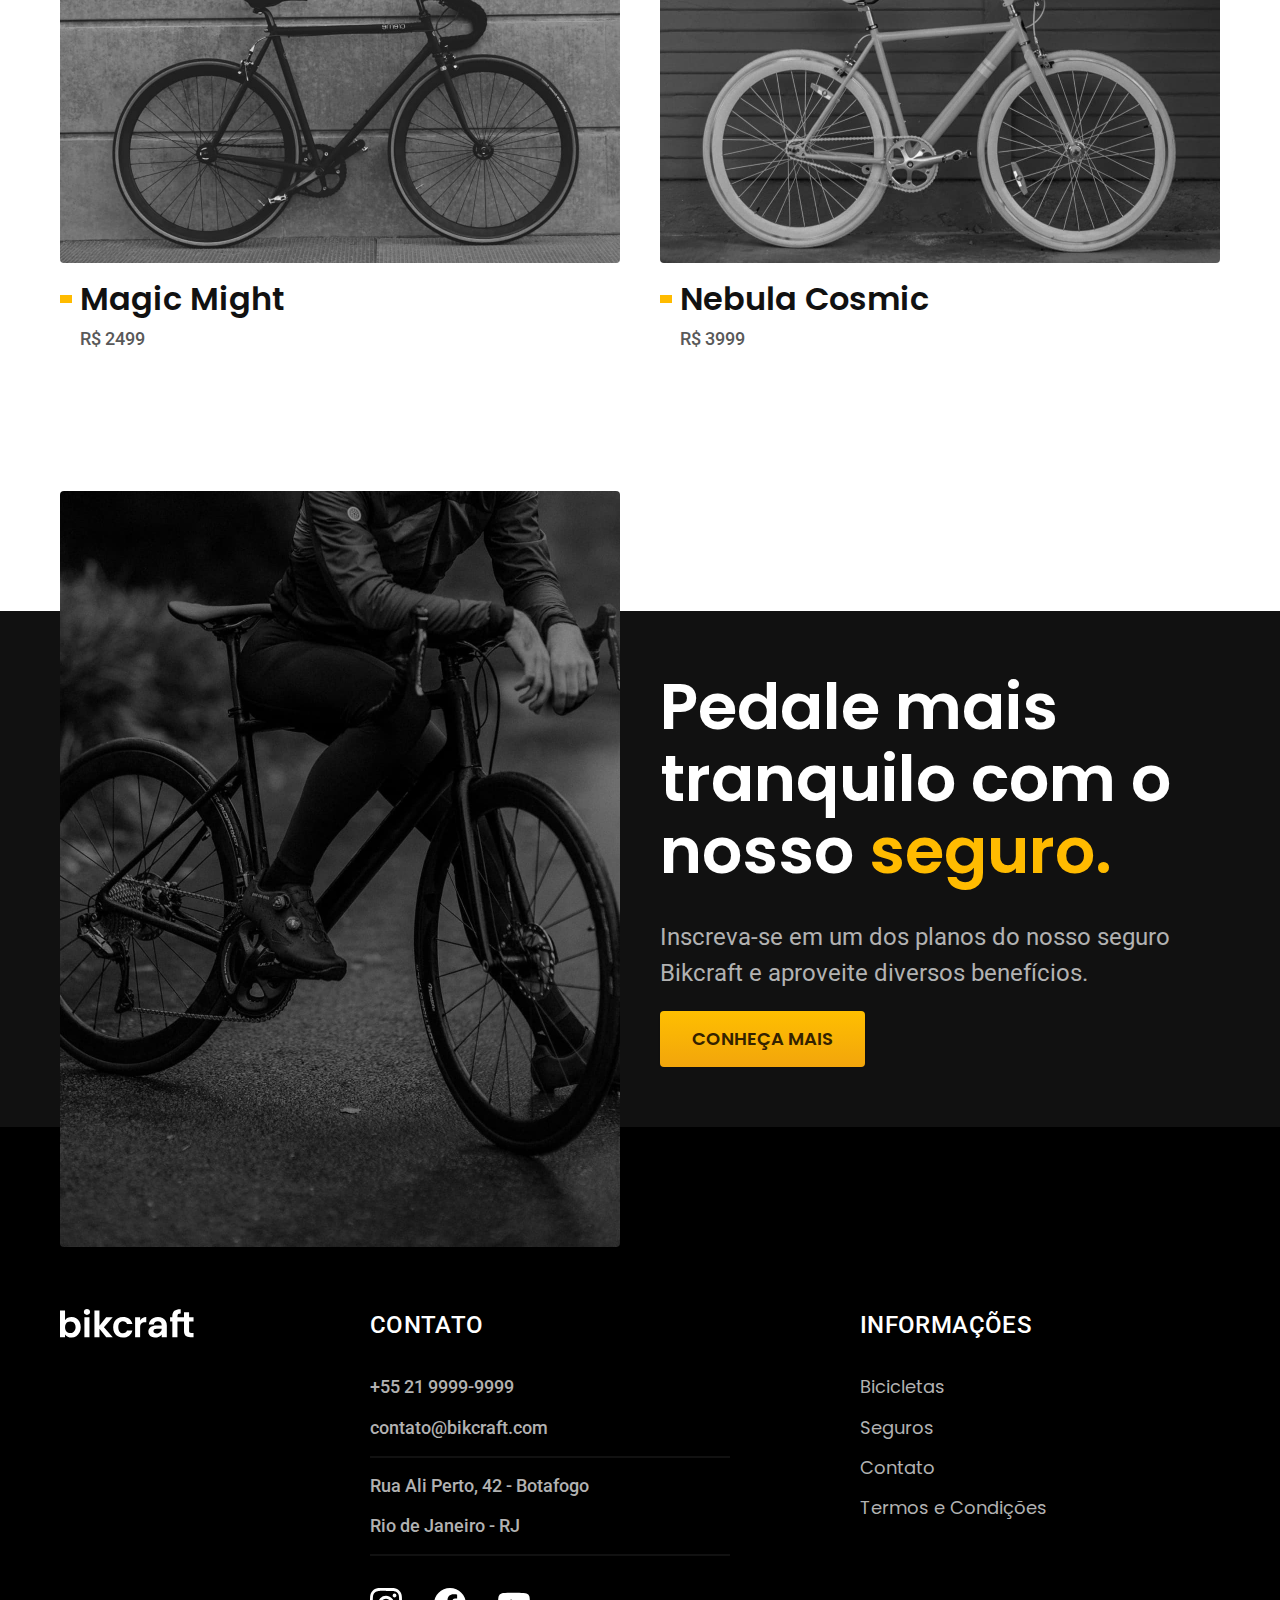
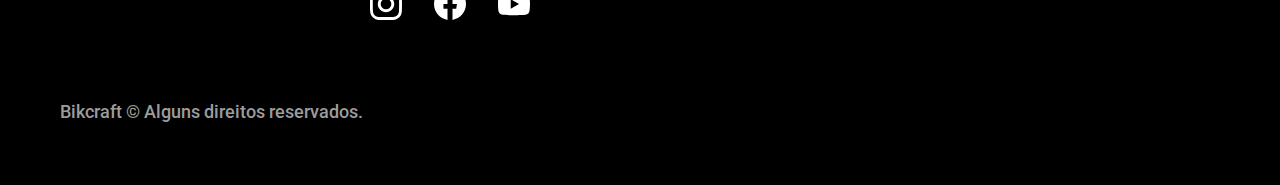
<file: bicicletas/nimbus.html>
<!DOCTYPE html>

<html lang="pt-br">

<head>
  <meta charset="UTF-8">
  <meta name="viewport" content="width=device-width, initial-scale=1.0">

  <title>Nimbus | Bikcraft</title>
  <meta name="description" content="Termos e condições.">

  <link rel="icon" href="../favicon.svg" type="image/svg+xml">
  <link rel="preload" href="../css/style.min.css" as="style">
  <link rel="stylesheet" href="../css/style.min.css">
  <script>document.documentElement.classList.add('js');</script>

  <link rel="preconnect" href="https://fonts.googleapis.com">
  <link rel="preconnect" href="https://fonts.gstatic.com" crossorigin>
  <link href="https://fonts.googleapis.com/css2?family=Merriweather:ital,wght@1,900&family=Poppins:wght@400;600&family=Roboto:wght@400;500&display=swap" rel="stylesheet">

</head>

<body id="bicicleta">
  <header class="header-bg">
    <div class="header container">
      <a href="../">
        <img src="../img/bikcraft.svg" width="136" height="32" alt="Bikcraft">
      </a>

      <nav aria-label="primaria">
        <ul class="header-menu font-1-m cor-0">
          <li><a href="../bicicletas.html">Bicicletas</a></li>
          <li><a href="../seguros.html">Seguros</a></li>
          <li><a href="../contato.html">Contato</a></li>
        </ul>
      </nav>
    </div>
  </header>

  <main class="titulo-bg">
    <div>
      <div class="titulo container">
        <p class="font-2-xl cor-5">R$ 4999</p>
        <h1 class="font-1-xxl cor-0">Nimbus Stark<span class="cor-p1">.</span></h1>
      </div>
    </div>
    <div class="bicicleta container">
      <div class="bicicleta-imagens">
        <img src="../img/bicicleta/nimbus1.jpg" width="1120" height="880" alt="Bicicleta 1">
        <img src="../img/bicicleta/nimbus2.jpg" width="1120" height="880" alt="Bicicleta 2">
        <img src="../img/bicicleta/nimbus3.jpg" width="1120" height="880" alt="Bicicleta 3">
      </div>
      <div class="bicicleta-conteudo">
        <p class="font-2-l cor-5">A Nimbus Stark é a melhor Bikcraft já criada pela nossa equipe. Ela vem equipada com os melhores acessórios, o que garante maior velocidade.</p>
        <div class="bicicleta-comprar">
          <a class="botao" href="../orcamento.html?tipo=bikcraft&produto=nimbus">Comprar Agora</a>
          <span class="font-1-xs cor-6"><img src="../img/icones/entrega.svg" alt=""> entrega em 5 dias</span>
          <span class="font-1-xs cor-6"><img src="../img/icones/estoque.svg" alt=""> 18 em estoque</span>
        </div>
        <h2 class="font-1-xs cor-0">Informações</h2>
        <ul class="bicicleta-informacoes">
          <li>
            <img src="../img/icones/eletrica.svg" width="32" height="32" alt="">
            <h3 class="font-1-m cor-0">Motor Elétrico</h3>
            <p class="font-2-xs cor-5">Permite você viajar distâncias inimaginaveis com a sua bike.</p>
          </li>
          <li>
            <img src="../img/icones/velocidade.svg" width="32" height="32" alt="">
            <h3 class="font-1-m cor-0">50 km/h</h3>
            <p class="font-2-xs cor-5">A mais rápida bicicleta elétrica disponível hoje no mercado.</p>
          </li>
          <li>
            <img src="../img/icones/rastreador.svg" width="32" height="32" alt="">
            <h3 class="font-1-m cor-0">Rastreador</h3>
            <p class="font-2-xs cor-5">Rastreador e sistema anti-furto para garantir o seu sossego.</p>
          </li>
          <li>
            <img src="../img/icones/carbono.svg" width="32" height="32" alt="">
            <h3 class="font-1-m cor-0">Fibra de Carbono</h3>
            <p class="font-2-xs cor-5">Maior proteção possível para a sua Bikcraft com fibra de carbono.</p>
          </li>
        </ul>
        <h2 class="font-1-xs cor-0">Ficha Técnica</h2>
        <ul class="bicicleta-ficha font-2-s cor-4">
          <li>Peso<span>9 kg</span></li>
          <li>Altura<span>60 cm</span></li>
          <li>Largura<span>120 cm</span></li>
          <li>Profundidade<span>10 cm</span></li>
          <li>Marchas<span>16</span></li>
          <li>Roda<span>29</span></li>
        </ul>
      </div>
    </div>
  </main>

  <article class="bicicletas-lista container">
    <h2 class="font-1-xxl">escolha a sua<span class="cor-p1">.</span></h2>

    <ul>
      <li>
        <a href="./magic.html">
          <img src="../img/bicicletas/magic.jpg" width="1120" height="680" alt="Bicicleta preta">
          <h3 class="font-1-xl">Magic Might</h3>
          <span class="font-2-m cor-8">R$ 2499</span>
        </a>
      </li>
      <li>
        <a href="./nebula.html">
          <img src="../img/bicicletas/nebula.jpg" width="1120" height="680" alt="Bicicleta branca">
          <h3 class="font-1-xl">Nebula Cosmic</h3>
          <span class="font-2-m cor-8">R$ 3999</span>
        </a>
      </li>
    </ul>
  </article>

  <article class="seguro-bg">
    <div class="seguro container">
      <div class="seguro-imagem">
        <img src="../img/fotos/seguros.jpg" width="1360" height="1512" alt="Pessoa parada em cima de uma bicicleta">
      </div>
      <div class="seguro-conteudo">
        <h2 class="font-1-xxl cor-0">Pedale mais tranquilo com o nosso <span class="cor-p1">seguro.</span></h2>
        <p class="font-2-l cor-5">Inscreva-se em um dos planos do nosso seguro Bikcraft e aproveite diversos benefícios.</p>
        <a class="botao" href="../seguros.html">Conheça Mais</a>
      </div>
    </div>
  </article>

  <footer class="footer-bg">
    <div class="footer container">
      <img src="../img/bikcraft.svg" width="136" height="32" alt="Bikcraft">
      <div class="footer-contato">
        <h3 class="font-2-l-b cor-0">Contato</h3>
        <ul class="font-2-m cor-5">
          <li><a href="tel:+552199999999">+55 21 9999-9999</a></li>
          <li><a href="mailto:contato@bikcraft.com">contato@bikcraft.com</a></li>
          <li>Rua Ali Perto, 42 - Botafogo</li>
          <li>Rio de Janeiro - RJ</li>
        </ul>
        <div class="footer-redes">
          <a href="../">
            <img src="../img/redes/instagram.svg" width="32" height="32" alt="Instagram">
          </a>
          <a href="../">
            <img src="../img/redes/facebook.svg" width="32" height="32" alt="Facebook">
          </a>
          <a href="../">
            <img src="../img/redes/youtube.svg" width="32" height="32" alt="Youtube">
          </a>
        </div>
      </div>
      <div class="footer-informacoes">
        <h3 class="font-2-l-b cor-0">Informações</h3>
        <nav>
          <ul class="font-1-m cor-5">
            <li><a href="../bicicletas.html">Bicicletas</a></li>
            <li><a href="../seguros.html">Seguros</a></li>
            <li><a href="../contato.html">Contato</a></li>
            <li><a href="../termos.html">Termos e Condições</a></li>
          </ul>
        </nav>
      </div>
      <p class="footer-copy font-2-m cor-6">Bikcraft © Alguns direitos reservados.</p>
    </div>
  </footer>
  <script src="../js/script.js"></script>
</body>

</html>
</file>
<file: css/style.min.css>
body{margin:0;font-family:Arial,Helvetica,sans-serif;color:#111}blockquote,dd,h1,h2,h3,h4,p,ul{margin:0}ul{padding:0;list-style:none}a{text-decoration:none;color:inherit}img{max-width:100%;height:auto;display:block}img[src$=".jpg"]{border-radius:4px}.font-1-xs{font:400 0.75rem/1.35 Poppins,sans-serif}.font-2-xs{font:400 0.875rem/1.43 Roboto,sans-serif}.font-1-s{font:400 1rem/1.5 Poppins,sans-serif}.font-2-s{font:400 1rem/1.5 Roboto,sans-serif}.font-1-m,.font-1-m-b{font:400 1.125rem/1.35 Poppins,sans-serif}.font-1-m-b{font-weight:600}.font-2-m{font:500 1.125rem/1.35 Roboto,sans-serif}.font-1-l{font:400 1.5rem/1.5 Poppins,sans-serif}.font-2-l,.font-2-l-b{font:400 1.5rem/1.5 Roboto,sans-serif}.font-2-l-b{font-weight:500;letter-spacing:.015em;text-transform:uppercase}.font-1-xl{font:600 2rem/1.25 Poppins,sans-serif}.font-2-xl{font:500 2rem/1.25 Roboto,sans-serif}.font-1-xxl{font:600 4rem/1.125 Poppins,sans-serif}@media (max-width:1200px){.font-1-xxl{font-size:3rem}.font-2-l,.font-2-l-b{font-size:1.125rem}}@media (max-width:800px){.font-1-xxl{font-size:2rem}.font-1-xl,.font-2-xl{font-size:1.5rem}}:root{--cor-0:#ffffff;--cor-1:#f7f7f7;--cor-2:#ededed;--cor-3:#dedede;--cor-4:#cccccc;--cor-5:#b2b2b2;--cor-6:#9c9c9c;--cor-7:#717171;--cor-8:#595959;--cor-9:#404040;--cor-10:#2e2e2e;--cor-11:#111111;--cor-12:#000000;--cor-p1:#ffbb00;--cor-p2:#e4a30b;--cor-p3:#a66f00;--cor-p4:#664400;--cor-p5:#332200}.cor-0{color:var(--cor-0)}.cor-1{color:var(--cor-1)}.cor-2{color:var(--cor-2)}.cor-3{color:var(--cor-3)}.cor-4{color:var(--cor-4)}.cor-5{color:var(--cor-5)}.cor-6{color:var(--cor-6)}.cor-7{color:var(--cor-7)}.cor-8{color:var(--cor-8)}.cor-9{color:var(--cor-9)}.cor-10{color:var(--cor-10)}.cor-11{color:var(--cor-11)}.cor-12{color:var(--cor-12)}.cor-p1{color:var(--cor-p1)}.cor-p2{color:var(--cor-p2)}.cor-p3{color:var(--cor-p3)}.cor-p4{color:var(--cor-p4)}.cor-p5{color:var(--cor-p5)}.js .fadeInDown{transform:translate3d(0,-20px,0)}.js .fadeInUp{transform:translate3d(0,20px,0)}.js .fadeInRight{transform:translate3d(20px,0,0)}.js .fadeInLeft{transform:translate3d(-20px,0,0)}.js [data-anime]{opacity:0}.js .anime{opacity:1;transform:none;transition:transform .8s,opacity .8s}.header-bg{background-color:var(--cor-12)}.header{display:flex;flex-wrap:wrap;gap:20px;justify-content:space-between;align-items:center;padding-top:20px;padding-bottom:20px}.header-menu{display:flex;flex-wrap:wrap;gap:40px}.header-menu a{padding:16px 0;display:inline-block;position:relative}.header-menu a::after{content:"";display:block;height:2px;width:0%;background-color:var(--cor-0);margin-top:4px;transition:.3s;position:absolute}.header-menu a.ativo::after,.header-menu a:hover:after{width:100%}@media (max-width:800px){.header-menu{gap:20px}.header-menu a{background-color:var(--cor-11);padding:12px 16px;border-radius:4px}.header-menu a:hover{background-color:var(--cor-10)}.header-menu a:after{display:none}}@media (max-width:600px){.header-menu{gap:12px}.header-menu a{padding:8px 12px;font-size:14px}}.footer-bg{background-color:var(--cor-12)}.footer{display:grid;grid-template-columns:3fr 5fr 4fr;gap:40px;padding-top:60px;padding-bottom:60px}.footer h3{margin-bottom:32px}.footer ul{margin-bottom:32px}.footer-contato li:nth-child(2n)::after{content:"";display:block;max-width:360px;height:2px;background:var(--cor-11);margin-top:16px}.footer li{margin-bottom:16px}.footer-redes{display:flex;gap:32px}.footer a:hover{color:var(--cor-0)}.footer-copy{grid-column:1/-1;margin-top:40px}@media (max-width:800px){.footer>img{display:none}.footer{grid-template-columns:1fr 1fr}}@media (max-width:600px){.footer{grid-template-columns:1fr;gap:60px}.footer-copy{margin-top:0}}.container{max-width:1200px;padding-left:20px;padding-right:20px;box-sizing:border-box;margin-left:auto;margin-right:auto}.botao{display:inline-block;padding:16px 32px;background:linear-gradient(#ffbf00,#f2a50c);border-radius:4px;box-shadow:0 1px 2px rgba(0,0,0,.1);text-transform:uppercase;color:var(--cor-p5);font:600 1.125rem/1.35 Poppins,sans-serif;max-width:max-content;border:none;cursor:pointer}.botao:hover{background:linear-gradient(#ffb60d,#e59317)}.botao.secundario{background:var(--cor-10);color:var(--cor-2)}.botao.secundario:hover{background:var(--cor-9)}.botao.seta{display:flex;align-items:center}.botao.seta::after{content:"";display:inline-block;width:18px;height:10px;margin-left:12px;background:url("../img/icones/seta.svg");transition:transform .2s}.botao.seta:hover::after{transform:translateX(4px)}@media (max-width:600px){.botao{padding:12px 16px;font-size:1rem}}.link{display:inline-block;color:var(--cor-p1);font:500 1.5rem/1.5 Poppins,sans-serif;text-transform:uppercase}.link::after{content:"";display:block;width:100%;height:4px;background-color:currentColor}.link:hover{color:var(--cor-0)}.titulo-bg{padding-top:60px;padding-bottom:60px;background-color:var(--cor-11)}.titulo{background:url("../img/dec/top-right.svg") no-repeat top right 20px}.titulo p{margin-bottom:4px}@media (max-width:800px){.titulo-bg{padding-top:40px;padding-bottom:40px}.titulo p{font-size:1rem;text-transform:lowercase;font-weight:400}}.form{display:grid;grid-template-columns:1fr 1fr;gap:20px}.form label{display:block;font:400 1rem/1.5 Poppins,sans-serif;margin-bottom:4px}.form .col-2{grid-column:span 2}.form input[type=email],.form input[type=text],.form textarea{font:400 1rem/1.5 Roboto,sans-serif;background:var(--cor-1);border:1px solid var(--cor-2);width:100%;border-radius:4px;padding:12px;box-sizing:border-box}.form input[type=email]:focus,.form input[type=text]:focus,.form textarea:focus{outline:0;border-color:var(--cor-p1);background:var(--cor-0);box-shadow:0 0 0 2px #fea}@media (max-width:600px){.form{grid-template-columns:1fr}.form .col-2{grid-column:1}}.introducao-bg{background:var(--cor-12) url("../img/dec/bottom-left.svg") no-repeat bottom 160px left 20px;box-shadow:inset 0 -120px var(--cor-0)}.introducao{display:grid;grid-template-columns:1fr 1fr;gap:0 40px}.introducao-conteudo{align-self:end;padding-bottom:200px}.introducao img{width:100%;height:100%;object-fit:cover;border-radius:4px}.introducao h1{margin-bottom:32px}.introducao p{margin-bottom:20px}@media (max-width:800px){.introducao-bg{background-color:var(--cor-11);padding-top:40px;box-shadow:inset 0 -60px var(--cor-0)}.introducao{grid-template-columns:1fr;gap:32px}.introducao-conteudo{padding-bottom:0}.introducao h1{margin-bottom:16px}.introducao img{height:300px;width:100%}}.tecnologia-bg{background-color:var(--cor-11);box-shadow:inset 0 80px var(--cor-0),inset 0 -80px var(--cor-0)}.tecnologia{display:grid;grid-template-columns:1fr 1fr;gap:40px}.tecnologia-imagem img{width:100%;height:100%;object-fit:cover;object-position:left}.tecnologia-conteudo{padding-top:160px;padding-bottom:160px}.tecnologia-conteudo>span{display:block;margin-bottom:20px}.tecnologia-conteudo h2{margin-bottom:32px}.tecnologia-conteudo>p{margin-bottom:20px}.tecnologia-conteudo a{margin-bottom:80px}.tecnologia-vantagens{display:flex;gap:40px}.tecnologia-vantagens h3{margin-bottom:8px;width:max-content}.tecnologia-vantagens img{width:24px;margin-bottom:8px}@media (max-width:800px){.tecnologia-bg{box-shadow:initial}.tecnologia{grid-template-columns:1fr}.tecnologia-conteudo{padding-top:60px;padding-bottom:60px}.tecnologia-imagem{display:none}.tecnologia a{margin-bottom:60px}}@media (max-width:600px){.tecnologia-vantagens{flex-direction:column}}.parceiros{padding-top:60px;padding-bottom:120px}.parceiros h2{margin-bottom:60px}.parceiros ul{display:grid;grid-template-columns:repeat(4,1fr);max-width:1400px;padding:0 40px;margin:0 auto}.parceiros li{display:flex;padding:32px;border-left:2px solid var(--cor-2)}.parceiros img{margin:auto}.parceiros li:first-child,.parceiros li:nth-child(5){border-left:none}.parceiros li:nth-child(n+5){border-top:2px solid var(--cor-2)}@media (max-width:800px){.parceiros{padding-bottom:60px}.parceiros li{display:flex;padding:20px}.parceiros h2{margin-bottom:20px}.parceiros ul{grid-template-columns:repeat(2,1fr)}.parceiros li:nth-child(n+3){border-top:2px solid var(--cor-2)}.parceiros li:nth-child(odd){border-left:none}}.depoimento{display:grid;grid-template-columns:1fr 1fr;background-color:var(--cor-p1);overflow:hidden}.depoimento img{width:100%;height:100%;object-fit:cover;border-radius:0}.depoimento-conteudo{padding:40px 40px 80px 80px;align-self:end;background:url("../img/dec/bottom-right-p.svg") no-repeat bottom 40px right 40px}.depoimento-conteudo p{font-family:Merriweather,serif;font-style:italic;font-weight:900;margin-bottom:32px;max-width:32ch;position:relative}.depoimento p::after,.depoimento p::before{font-size:5rem;color:var(--cor-p2);position:absolute}.depoimento p::before{content:"“";left:-50px;top:-20px}.depoimento p::after{content:"”"}@media (min-width:1200px){.depoimento img{max-height:520px}}@media (max-width:800px){.depoimento{grid-template-columns:1fr;text-align:center}.depoimento img{max-height:200px}.depoimento-conteudo{padding:40px 20px;justify-self:center}}.bicicletas-lista{padding-top:60px;padding-bottom:120px}.bicicletas-lista h2{margin-bottom:40px}.bicicletas-lista ul{display:flex;gap:40px;padding:0 20px 20px 20px;max-width:1400px;margin-left:auto;margin-right:auto;overflow-x:auto}#bicicleta .bicicletas-lista ul{padding:0 0 20px 0}.bicicletas-lista li{min-width:280px;flex:1}.bicicletas-lista a{display:block}.bicicletas-lista img{margin-bottom:16px}.bicicletas-lista h3{margin-bottom:8px;display:flex;align-items:center}.bicicletas-lista h3::before{content:"";display:inline-block;height:8px;width:12px;margin-right:8px;background-color:var(--cor-p1);transition:width .2s}.bicicletas-lista a:hover h3::before{width:24px}.bicicletas-lista li span{padding-left:20px}@media (max-width:800px){.bicicletas-lista{padding-bottom:60px}.bicicletas-lista ul{gap:20px}}.bicicletas-bg{background:linear-gradient(to right,var(--cor-0) 30%,var(--cor-11) 0)}.bicicletas{display:grid;grid-template-columns:1fr 1fr;gap:40px;padding-top:60px;padding-bottom:60px;background:url("../img/dec/top-right.svg") no-repeat top 40px right 20px}.bicicletas-imagem{display:grid}.bicicletas-imagem img{grid-area:1/1}.bicicletas-imagem span{background:var(--cor-12);padding:8px 16px 8px 8px;display:inline-block;grid-area:1/1;place-self:start end;margin-top:20px;border-radius:4px 0 0 4px}.bicicletas-conteudo{display:grid;grid-template-columns:1fr auto;align-content:start}.bicicletas h2,.bicicletas p{grid-column:1/-1}.bicicletas h2{margin-bottom:20px}.bicicletas h2::before{content:"";display:block;width:12px;height:8px;background-color:var(--cor-p1);margin-bottom:8px}.bicicletas p{margin-bottom:32px}.bicicletas a{place-self:end}.bicicletas li{display:flex;align-items:center}.bicicletas ul{display:grid;gap:16px}.bicicletas-conteudo img{width:24px;margin-right:8px}@media (max-width:800px){.bicicletas-bg{background:var(--cor-11)}.bicicletas{grid-template-columns:1fr;gap:20px;padding-top:40px;padding-bottom:40px}}@media (max-width:600px){.bicicletas-conteudo{grid-template-columns:1fr}.bicicletas ul{font-size:1rem;grid-template-columns:1fr 1fr;margin-bottom:32px}.bicicletas a{place-self:start}}.bicicleta{display:grid;grid-template-columns:1fr 1fr;align-items:start;gap:40px;padding-top:60px;padding-bottom:60px}#bicicleta .titulo p{text-transform:uppercase}.bicicleta-imagens{display:flex;flex-wrap:wrap;gap:20px}.bicicleta-imagens img{flex:1;min-width:200px}.bicicleta-imagens img:first-child{min-width:100%}.bicicleta-conteudo>p{margin-bottom:32px}.bicicleta-comprar{display:grid;grid-template-columns:max-content auto;align-items:center;justify-items:start;gap:8px 12px;margin-bottom:40px}.bicicleta-comprar a{grid-row:span 2}.bicicleta-comprar span{display:flex;align-items:center;background-color:var(--cor-12);gap:8px;padding:4px 8px;border-radius:4px}.bicicleta-conteudo h2{text-transform:uppercase;letter-spacing:.015em;margin-bottom:12px}.bicicleta-ficha,.bicicleta-informacoes{padding:32px;background-color:var(--cor-12);border-radius:4px}.bicicleta-informacoes{margin-bottom:40px;display:grid;grid-template-columns:1fr 1fr;gap:32px}.bicicleta-informacoes img{width:24px;margin-bottom:8px}.bicicleta-informacoes h3{margin-bottom:8px}.bicicleta-ficha li{padding:4px 0;display:flex;justify-content:space-between;border-bottom:1px solid var(--cor-11)}.bicicleta-ficha li:last-child{border-bottom:none}.bicicleta-ficha span{color:var(--cor-6)}@media (max-width:800px){.bicicleta{grid-template-columns:1fr;padding-top:40px;padding-bottom:40px}.bicicleta-imagens{grid-row:2}}@media (max-width:400px){.bicicleta-informacoes{grid-template-columns:1fr}.bicicleta-comprar{grid-template-columns:1fr}}.seguro-bg{background-color:var(--cor-11);box-shadow:inset 0 120px var(--cor-0),inset 0 -120px var(--cor-12)}.seguro{display:grid;grid-template-columns:1fr 1fr;gap:40px}.seguro-imagem img{width:100%;height:100%;object-fit:cover}.seguro-conteudo{padding-top:180px;padding-bottom:180px}.seguro h2{margin-bottom:32px}.seguro p{margin-bottom:20px}@media (max-width:800px){.seguro-bg{box-shadow:inset 0 -60px var(--cor-12)}.seguro{grid-template-columns:1fr}.seguro-conteudo{grid-row:1;padding-top:40px;padding-bottom:0}}.seguros-bg{background-color:var(--cor-11)}.seguros{padding-top:60px;padding-bottom:60px;display:grid;grid-template-columns:1fr 1fr;gap:40px;align-items:center}#seguros .seguros{padding-top:0}.seguros h2{grid-column:1/-1}.seguros-item{background-color:var(--cor-12);padding:32px 32px 32px 60px;display:grid;grid-template-columns:1fr auto;border-radius:4px}.seguros-item h3{margin-bottom:40px}.seguros-item span{grid-column:2;display:block;text-align:right}.seguros-item ul{grid-column:1/-1;margin-bottom:32px}.seguros-item li{display:flex;align-items:center;position:relative}.seguros-item li+li{margin-top:20px}.seguros-item li::before{content:"";display:inline-block;width:13px;height:9px;background-image:url("../img/icones/lista.svg");position:absolute;left:-21px}.seguros-item a{grid-column:1/-1}@media (max-width:800px){.seguros{grid-template-columns:1fr}}.vantagens-bg{background:var(--cor-12)}.vantagens{padding-top:120px;padding-bottom:120px}.vantagens h2{margin-bottom:60px}.vantagens ul{display:grid;grid-template-columns:repeat(auto-fit,minmax(280px,max-content));gap:40px 80px}.vantagens h3,.vantagens img{margin-bottom:8px}@media (max-width:800px){.vantagens{padding-top:60px;padding-bottom:60px}.vantagens h2{margin-bottom:40px}.vantagens ul{gap:20px}}.perguntas{padding-top:120px;padding-bottom:120px}.perguntas h2{margin-bottom:60px}.perguntas dl>div{padding:20px;border-radius:4px}.perguntas dl>div:nth-child(odd){background-color:var(--cor-1)}.perguntas button{display:grid;grid-template-columns:auto 1fr auto;align-items:center;gap:8px;cursor:pointer;border:none;background:0 0;width:100%;text-align:left}.perguntas button::before{content:"";display:inline-block;width:12px;height:8px;background-color:var(--cor-p1)}.perguntas button::after{content:"";display:inline-block;width:14px;height:6px;background:url("../img/icones/seta-abrir.svg");transition:.3s}.perguntas button:hover::after,.perguntas button[aria-expanded=true]::after{transform:rotate(180deg)}.js .perguntas dd{display:none}.js .perguntas dd.ativa{display:block}.perguntas dd{padding-left:20px;padding-top:16px;max-width:80ch}@media (max-width:800px){.perguntas{padding-top:60px;padding-bottom:60px}.perguntas h2{margin-bottom:40px}}#contato{background:linear-gradient(var(--cor-11) 600px,var(--cor-1) 0)}.contato{display:grid;grid-template-columns:5fr 7fr}.contato-dados,.contato-formulario{padding:60px;box-shadow:0 1px 2px rgba(0,0,0,.1)}.contato-dados{background:var(--cor-12) url("../img/dec/bottom-left.svg") no-repeat bottom 20px left 20px;border-radius:5px 0 0 5px}.contato-formulario{background:var(--cor-0) url("../img/dec/bottom-right.svg") no-repeat bottom 20px right 20px;border-radius:0 5px 5px 0}.contato-dados h2{margin-bottom:60px}.contato-endereco{margin-bottom:32px;background:url("../img/icones/local.svg") no-repeat 0 2px;padding-left:28px}.contato-endereco p{margin-bottom:8px}.contato-meios a{display:block;max-width:max-content;margin-bottom:8px;padding-left:28px}.contato-meios a:hover{color:var(--cor-0)}.contato-meios a:first-child{background:url("../img/icones/email.svg") no-repeat 0 2px}.contato-meios a:nth-child(2){margin-bottom:32px}.contato-meios a:nth-child(3){background:url("../img/icones/telefone.svg") no-repeat 0 2px;margin-bottom:60px}.contato-redes{display:flex;gap:32px;padding-left:28px}@media (max-width:800px){.contato{grid-template-columns:1fr}.contato-dados,.contato-formulario{padding:20px}.contato-dados{border-radius:5px 5px 0 0;background:var(--cor-12)}.contato-formulario{border-radius:0 0 5px 5px}.contato h2,.contato-meios a:nth-child(3){margin-bottom:32px}.contato-redes{margin-bottom:12px}}.lojas{display:grid;grid-template-columns:1fr 1fr;gap:0 40px;padding-top:120px;padding-bottom:120px}.lojas h2{grid-column:1/-1;margin-bottom:60px}.lojas img{border-radius:4px 4px 0 0}.lojas-item{background:var(--cor-0);border-radius:4px;box-shadow:0 1px 2px rgba(0,0,0,.1)}.lojas-conteudo{display:grid;grid-template-columns:1fr 1fr;gap:32px 16px;padding:32px}.lojas-conteudo h3,.lojas-tempo{grid-column:1/-1}.lojas-dados{display:grid;gap:8px;border-left:2px solid var(--cor-2);padding-left:12px}.lojas-tempo{display:flex;align-items:center;gap:8px}@media (max-width:800px){.lojas{gap:20px;padding-top:60px;padding-bottom:60px}.lojas h2{margin-bottom:32px}.lojas-conteudo{grid-template-columns:1fr}}@media (max-width:600px){.lojas{grid-template-columns:1fr}}#orcamento{background:linear-gradient(var(--cor-11) 600px,var(--cor-1) 0)}.orcamento{display:grid;grid-template-columns:5fr 7fr;padding-bottom:120px}.orcamento h2{text-transform:uppercase;position:relative;display:flex;align-items:center}.orcamento h2::before{content:"";display:inline-block;width:4px;height:8px;background-color:var(--cor-p1);position:absolute;left:-12px}.orcamento-dados,.orcamento-produto{padding:60px;box-shadow:0 1px 2px rgba(0,0,0,.1)}.orcamento-produto{border-radius:5px 0 0 5px;background:var(--cor-12) url("../img/dec/bottom-left.svg") no-repeat bottom 20px left 20px;display:grid;grid-template-columns:1fr 1fr;gap:20px;align-content:start}.orcamento-produto>*{grid-column:1/-1}.orcamento-produto>label{grid-column:initial}.orcamento-produto label{font:400 1rem/1.5 Poppins,sans-serif;color:var(--cor-4);background-color:var(--cor-10);padding:12px 16px;border-radius:4px;cursor:pointer;display:grid;grid-template-columns:auto 1fr auto;align-items:center;border:1px solid var(--cor-10)}.orcamento-produto input:checked+label{background-color:var(--cor-0);color:var(--cor-11)}.orcamento-produto label::before{content:"";display:inline-block;box-sizing:border-box;width:12px;height:12px;border:1px solid var(--cor-6);border-radius:50%;margin-right:8px}.orcamento-produto input:checked+label::before{border-color:var(--cor-7);box-shadow:inset 0 0 0 3px var(--cor-0),inset 0 0 0 6px var(--cor-7)}.orcamento-produto label:hover{background-color:var(--cor-9);border-color:var(--cor-9)}.orcamento-produto input:focus+label{box-shadow:0 0 0 2px var(--cor-p1);border-color:var(--cor-12)}.orcamento-produto label span{display:none}.orcamento-produto input:checked+label span{display:inline-block}.orcamento-produto input{opacity:0;position:absolute;pointer-events:none}.orcamento-dados{border-radius:0 5px 5px 0;background:var(--cor-0) url("../img/dec/bottom-right.svg") no-repeat bottom 20px right 20px}.orcamento-conteudo{display:none}.orcamento-conteudo h2,.orcamento-dados h2:nth-of-type(n+2){margin-top:20px}#bikcraft:checked~#orcamento-bikcraft,#seguro:checked~#orcamento-seguro{display:grid;gap:20px}.orcamento-detalhes{display:none;background:var(--cor-0);padding:20px;grid-template-columns:1fr 1fr;border-radius:4px;align-items:center}.orcamento-detalhes li{display:flex;align-items:center;margin-bottom:8px}.orcamento-detalhes li img{width:16px;margin-right:8px}.orcamento-produto input:checked+label+.orcamento-detalhes{display:grid}@media (max-width:1200px){.orcamento-dados,.orcamento-produto{padding:32px}}@media (max-width:800px){.orcamento{grid-template-columns:1fr}.orcamento-produto{border-radius:5px 5px 0 0;background:var(--cor-12)}.orcamento-dados{border-radius:0 0 5px 5px}}@media (max-width:400px){.orcamento-produto{grid-template-columns:1fr}}.termos{padding-top:80px;padding-bottom:80px}.termos h2{font-weight:600;margin-bottom:20px}.termos p+h2{margin-top:40px}.termos p{max-width:75ch;margin-bottom:24px}
</file>
